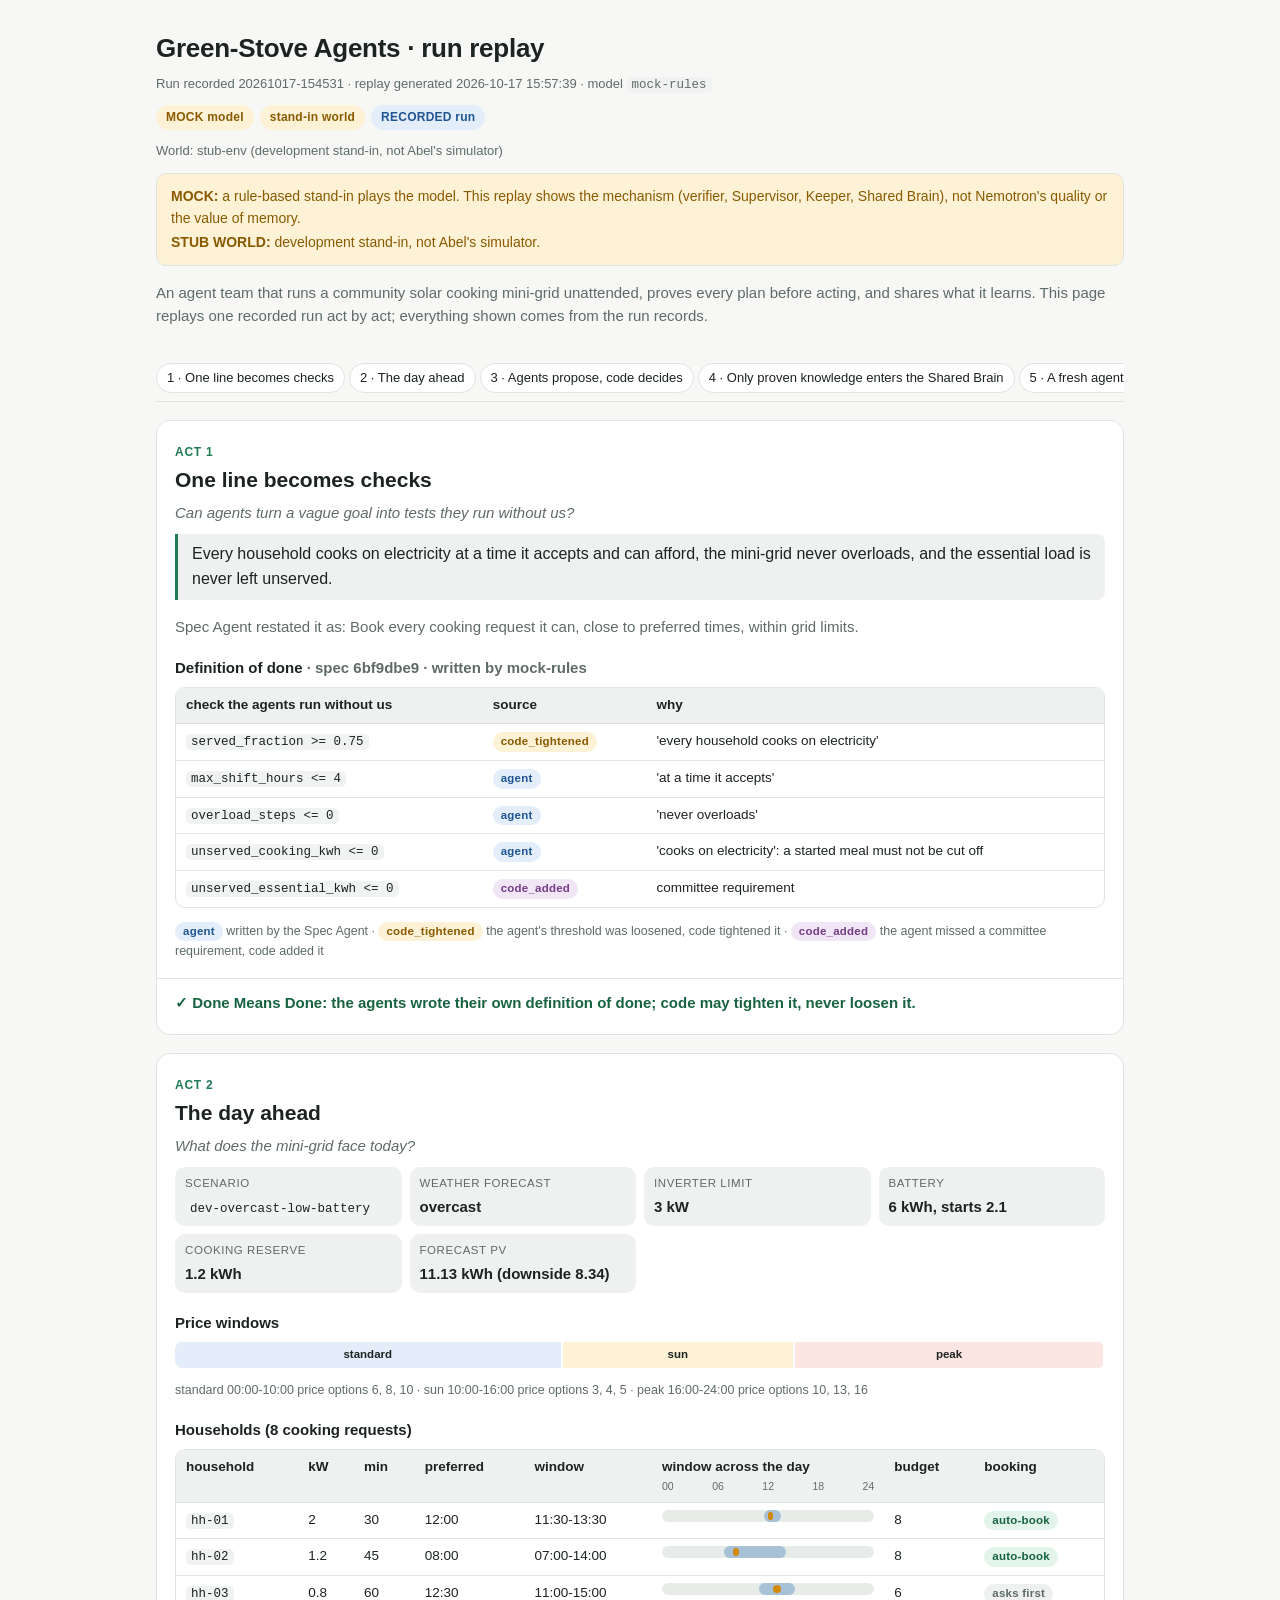
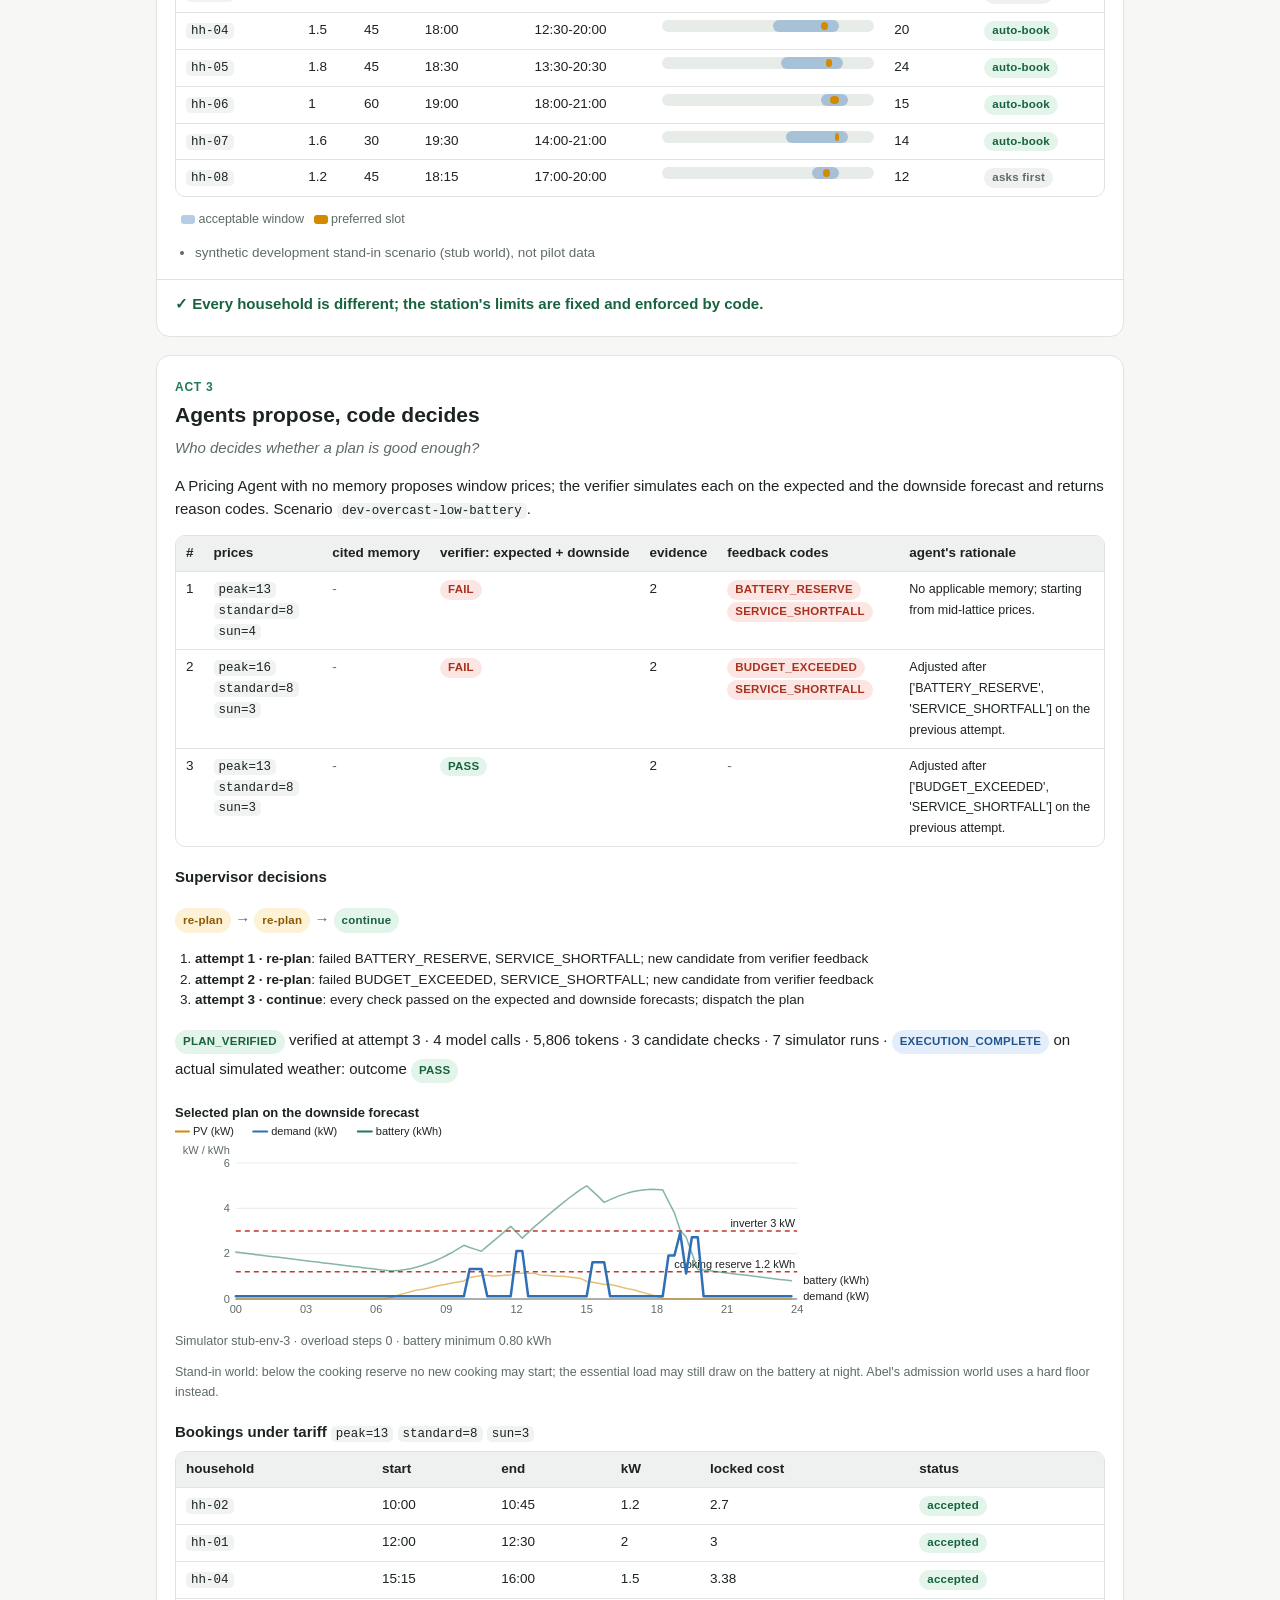
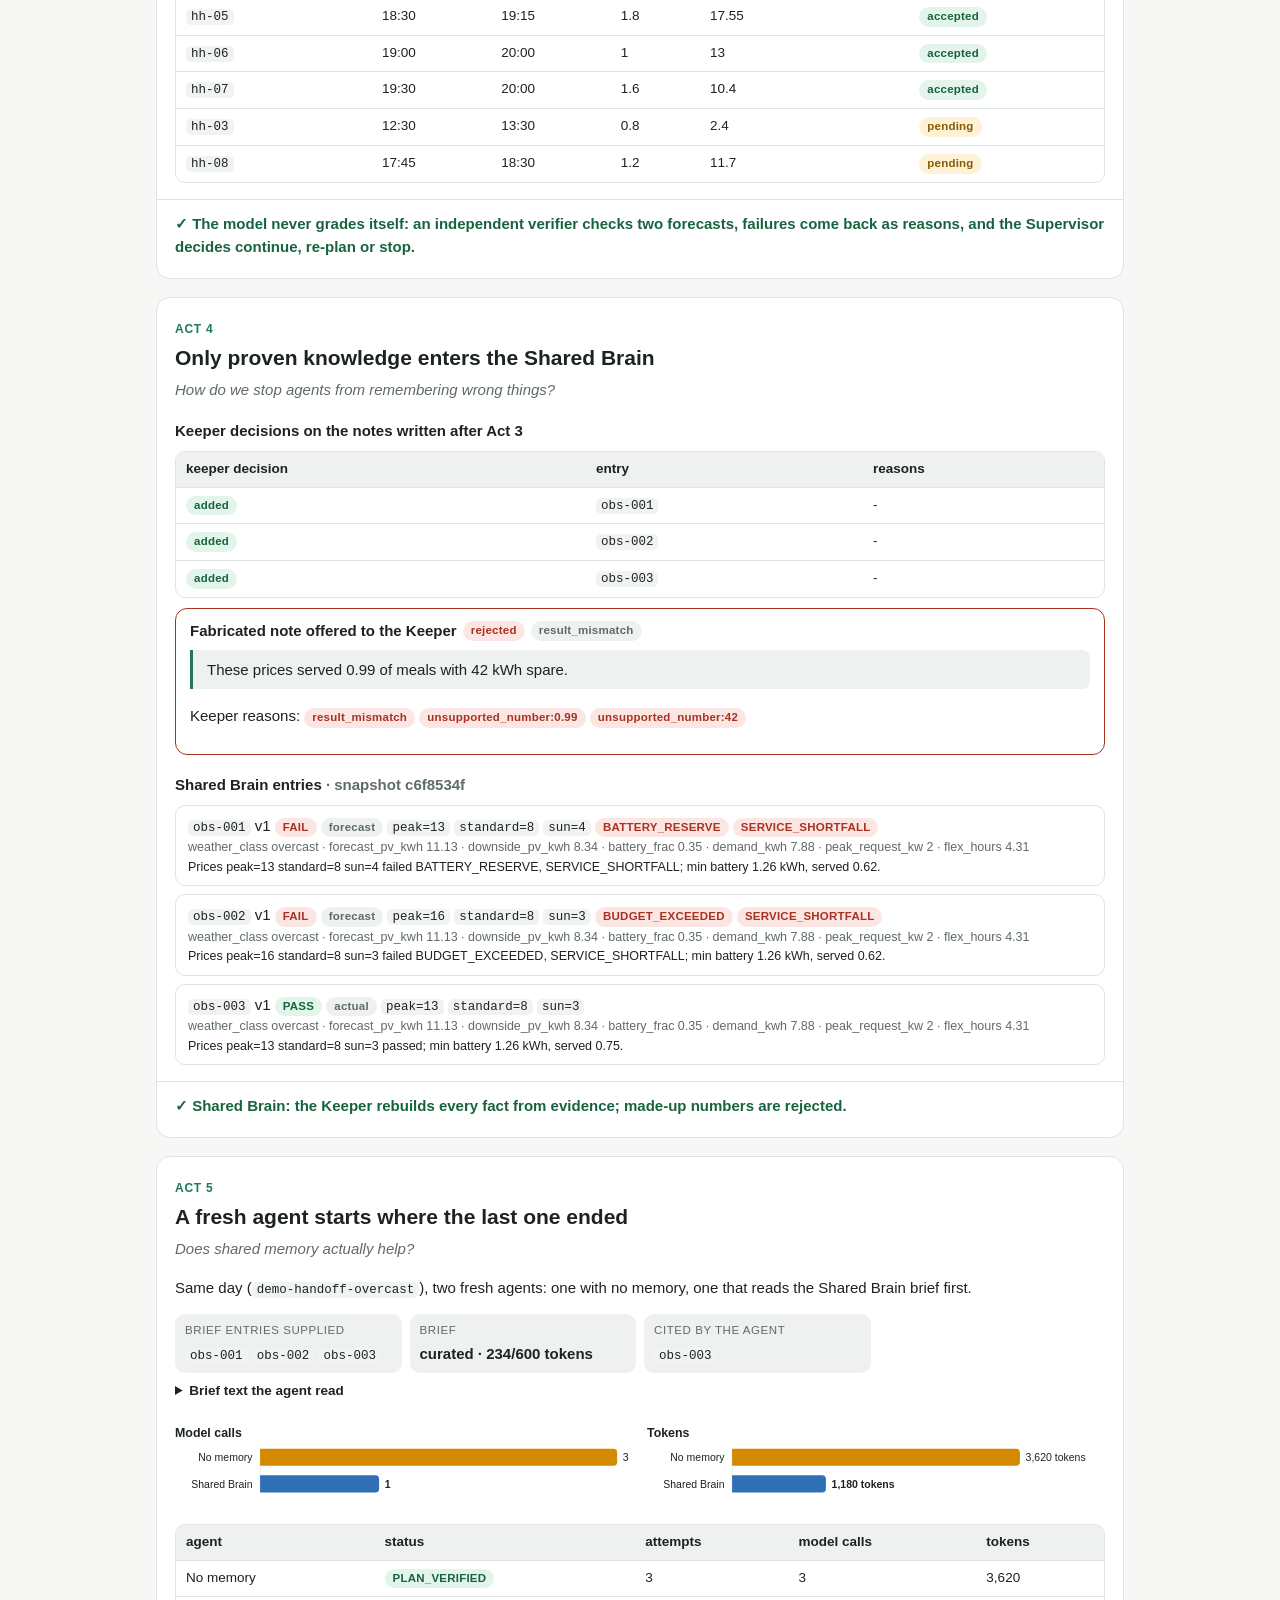
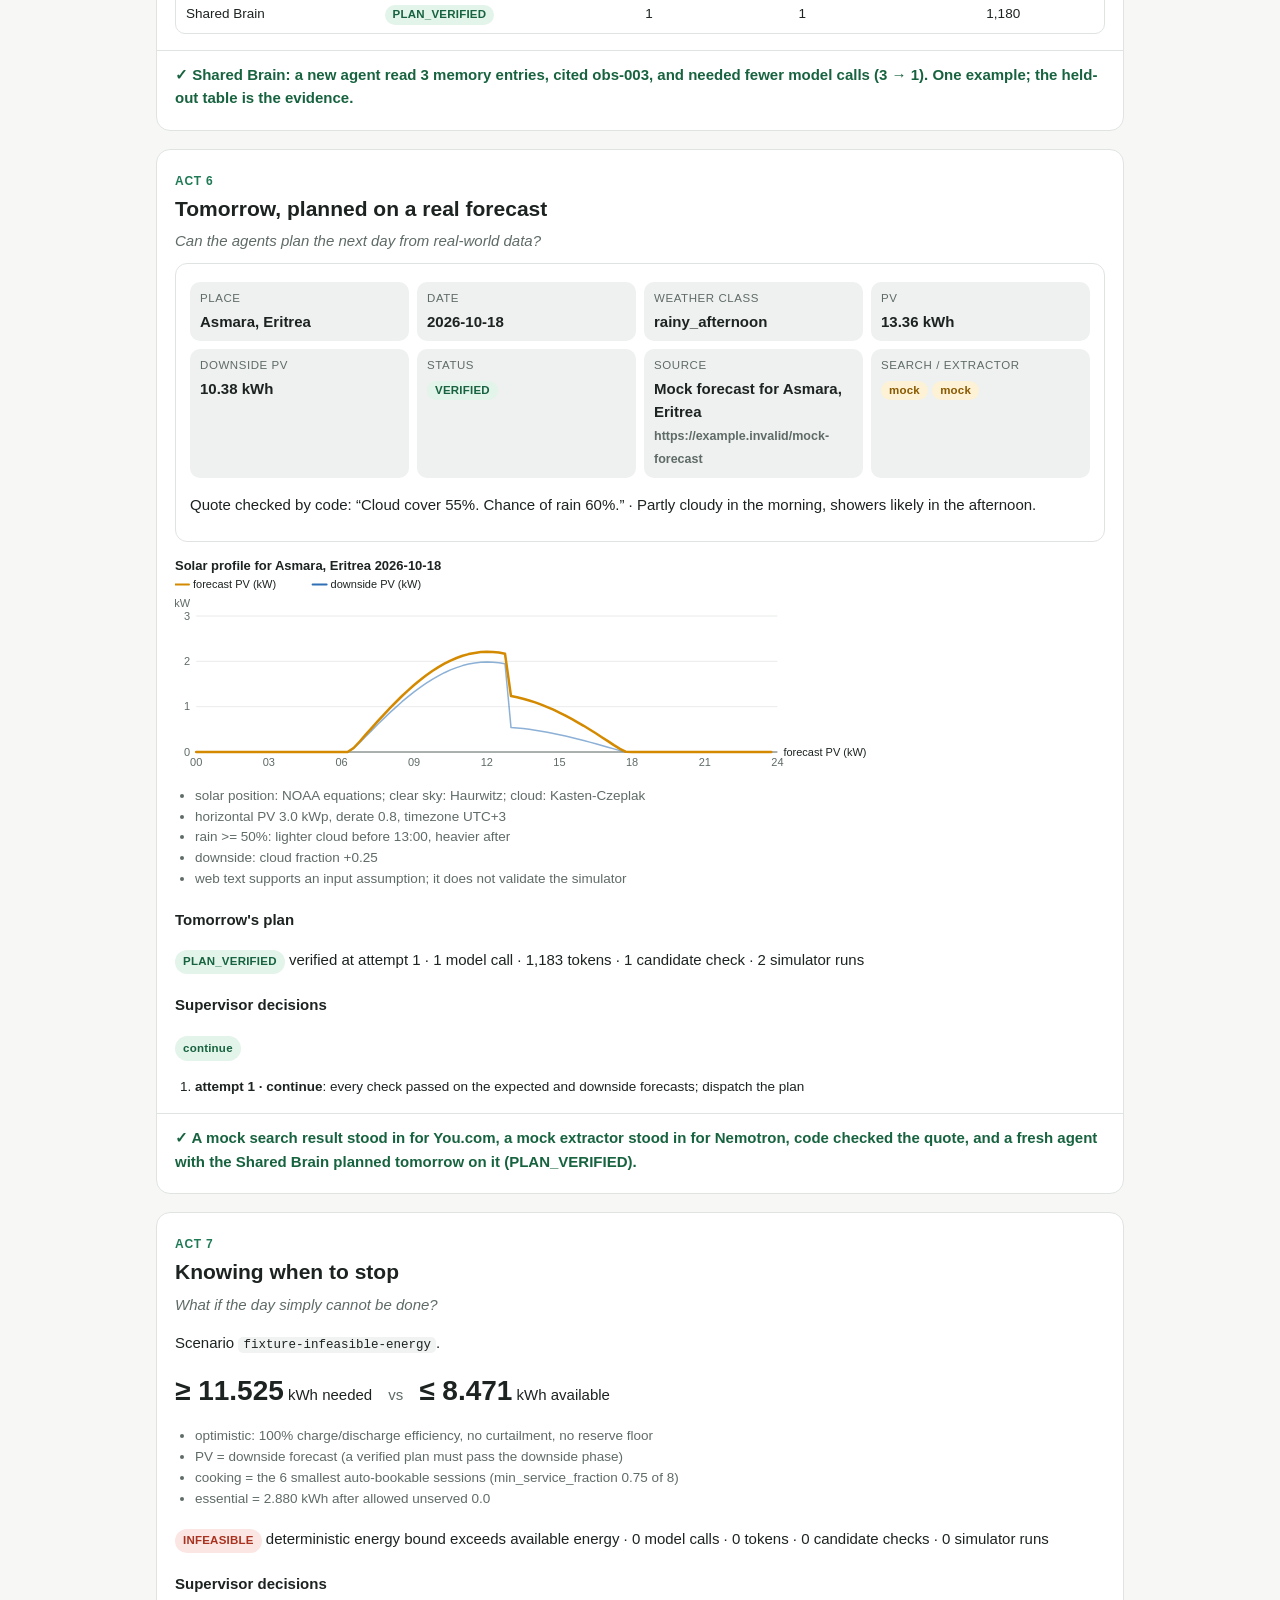
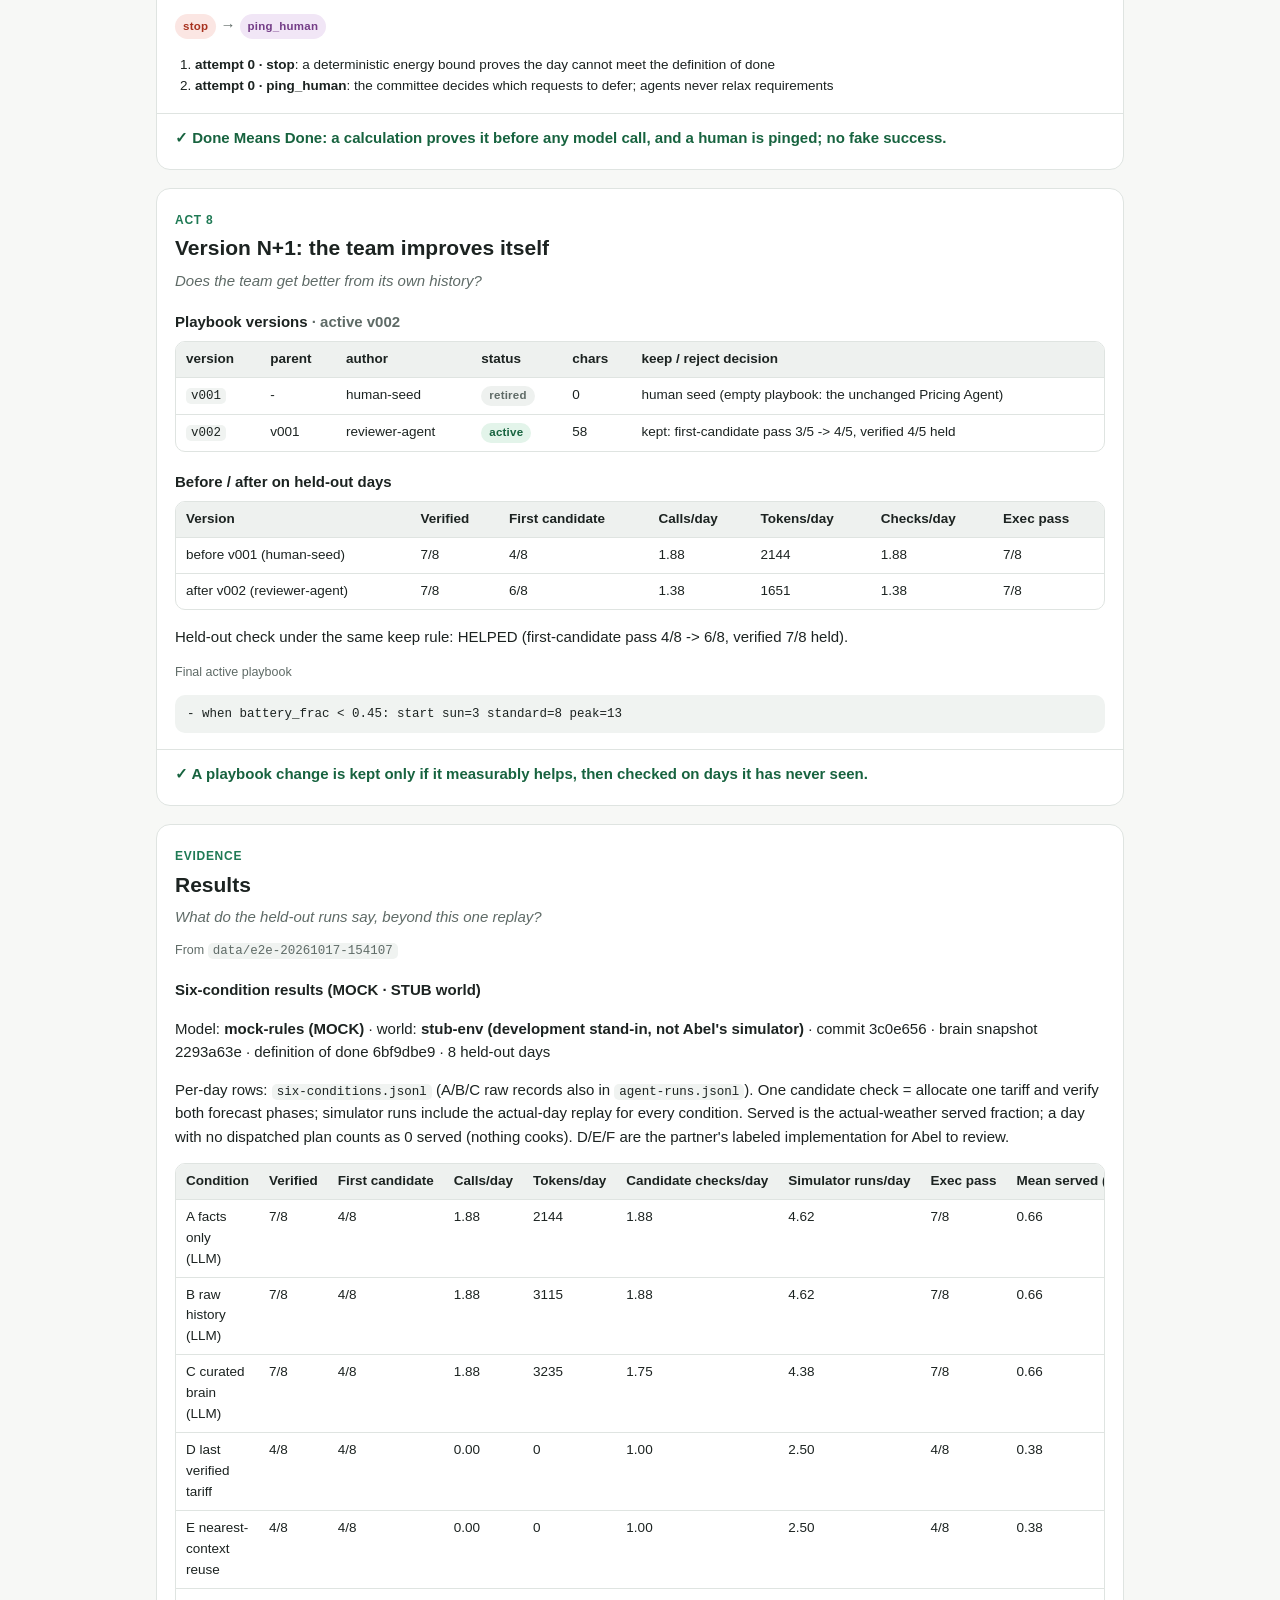
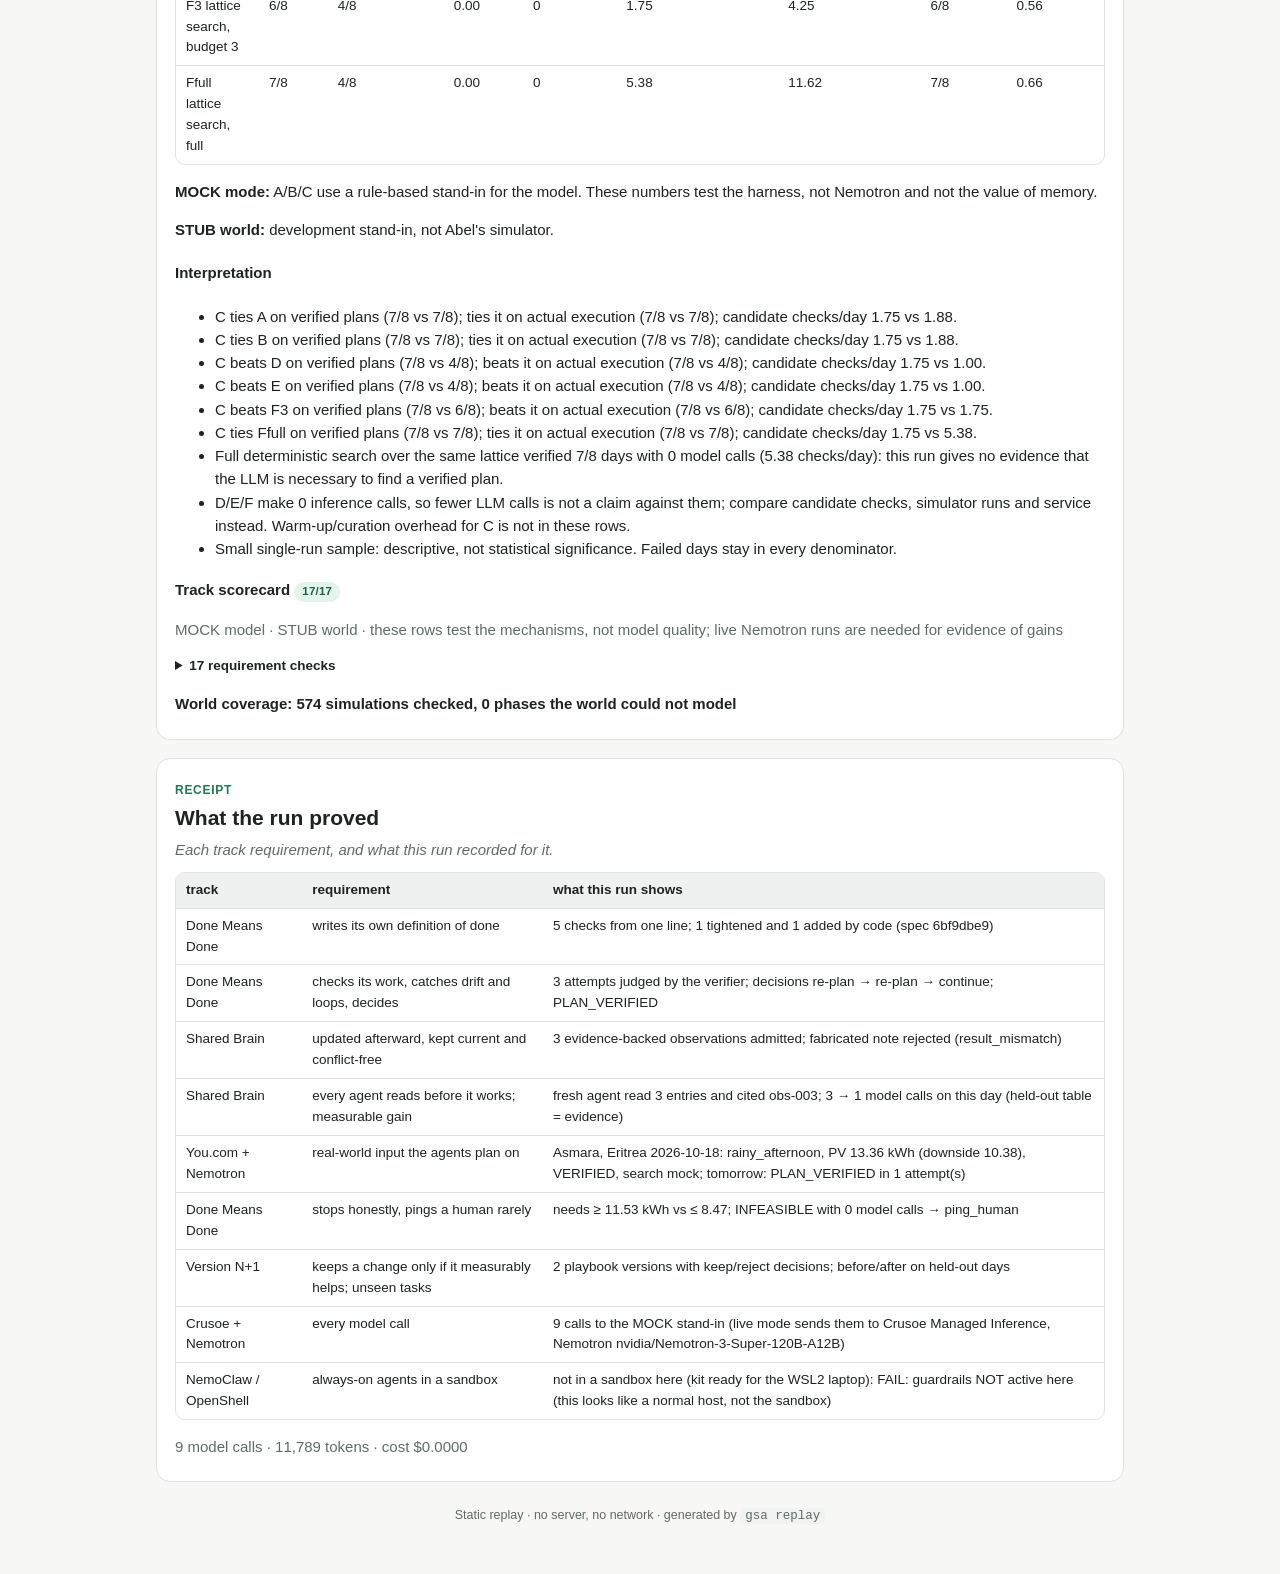
<file: docs/evidence/replay-mock.html>
<!doctype html>
<html lang="en"><head><meta charset="utf-8"><meta name="viewport" content="width=device-width,initial-scale=1">
<title>Green-Stove run replay</title><meta name="description" content="Replay of one recorded Green-Stove Agents demo run">
<style>
:root{--bg:#f7f8f6;--panel:#fff;--ink:#1c2321;--muted:#5f6b67;--line:#dfe4e1;--grid:#e8ece9;
--accent:#1f7a55;--c1:#d48a00;--c2:#2f6fb5;--c3:#1f7a55;--c4:#9a4fb0;--limit:#c0392b;
--ok-bg:#e3f4ea;--ok:#17633f;--bad-bg:#fbe6e3;--bad:#a8321f;--warn-bg:#fdf1d6;--warn:#8a5a00;
--info-bg:#e4eefa;--info:#1f5592;--acc-bg:#f1e6f6;--acc:#743d87;--mut-bg:#eef1ef;--code:#f0f3f1}
@media (prefers-color-scheme:dark){:root{--bg:#121614;--panel:#1a201d;--ink:#e6ebe8;--muted:#9aa7a2;--line:#2c3531;
--grid:#26302b;--accent:#5cc394;--c1:#f0ad3a;--c2:#6fa8e8;--c3:#5cc394;--c4:#c48ad6;--limit:#ff7a66;
--ok-bg:#163a28;--ok:#8fe0b5;--bad-bg:#3d1d18;--bad:#ffab9c;--warn-bg:#3a2e12;--warn:#f4cf7d;--info-bg:#172c45;
--info:#a9cdf6;--acc-bg:#33203b;--acc:#ddb2ec;--mut-bg:#232a27;--code:#222a26}}
*{box-sizing:border-box}
html{scroll-behavior:smooth;scroll-padding-top:56px}
body{margin:0;background:var(--bg);color:var(--ink);font:15px/1.55 -apple-system,BlinkMacSystemFont,"Segoe UI",Roboto,
"Helvetica Neue",Arial,sans-serif;-webkit-text-size-adjust:100%}
.wrap{max-width:1000px;margin:0 auto;padding:0 16px 48px}
header.top{padding:28px 0 12px}
header.top h1{margin:0 0 6px;font-size:26px;letter-spacing:-.01em}
.meta{color:var(--muted);font-size:13px}
.badges{display:flex;flex-wrap:wrap;gap:6px;margin:10px 0}
.banner{background:var(--warn-bg);color:var(--warn);border:1px solid var(--line);border-radius:10px;padding:10px 14px;
margin:12px 0;font-size:14px}
.banner p{margin:2px 0}
nav.acts{position:sticky;top:0;z-index:5;background:var(--bg);border-bottom:1px solid var(--line);
display:flex;gap:4px;overflow-x:auto;padding:8px 0;scrollbar-width:thin}
nav.acts a{flex:0 0 auto;text-decoration:none;color:var(--ink);font-size:13px;padding:4px 10px;border-radius:999px;
border:1px solid var(--line);background:var(--panel);white-space:nowrap}
nav.acts a:hover,nav.acts a:focus{border-color:var(--accent);color:var(--accent)}
section.act{background:var(--panel);border:1px solid var(--line);border-radius:14px;padding:18px 18px 8px;margin:18px 0}
section.act>header{margin-bottom:10px}
.actno{font-size:12px;font-weight:600;text-transform:uppercase;letter-spacing:.06em;color:var(--accent)}
section.act h2{margin:2px 0 4px;font-size:21px}
.question{margin:0;color:var(--muted);font-style:italic}
h3{font-size:15px;margin:18px 0 8px}
.takeaway{border-top:1px solid var(--line);margin:16px -18px 0;padding:12px 18px;color:var(--ok);font-weight:600}
.tw{overflow-x:auto;margin:8px 0;border:1px solid var(--line);border-radius:10px;-webkit-overflow-scrolling:touch}
table{border-collapse:collapse;width:100%;font-size:13.5px}
th,td{text-align:left;padding:7px 10px;border-bottom:1px solid var(--line);vertical-align:top}
th{background:var(--mut-bg);font-weight:600;white-space:nowrap}
tr:last-child td{border-bottom:0}
code{font:12.5px ui-monospace,SFMono-Regular,Menlo,Consolas,monospace;background:var(--code);padding:1px 5px;border-radius:5px;
white-space:nowrap}
pre{font:12.5px/1.45 ui-monospace,SFMono-Regular,Menlo,Consolas,monospace;background:var(--code);border-radius:10px;
padding:10px 12px;overflow-x:auto;margin:8px 0}
pre.code{white-space:pre-wrap;word-break:break-word}
.chip{display:inline-block;font-size:11.5px;font-weight:600;padding:1px 8px;border-radius:999px;background:var(--mut-bg);
color:var(--muted);white-space:nowrap;margin:1px 0;letter-spacing:.02em}
.chip.ok{background:var(--ok-bg);color:var(--ok)}.chip.bad{background:var(--bad-bg);color:var(--bad)}
.chip.warn{background:var(--warn-bg);color:var(--warn)}.chip.info{background:var(--info-bg);color:var(--info)}
.chip.accent{background:var(--acc-bg);color:var(--acc)}
.badge{font-size:12px;padding:3px 10px}
.muted{color:var(--muted)}.small{font-size:12.5px}
.legend{font-size:12.5px;color:var(--muted)}
blockquote{margin:8px 0;padding:8px 14px;border-left:3px solid var(--accent);background:var(--mut-bg);border-radius:0 8px 8px 0}
blockquote.goal{font-size:16px}
dl.facts{display:grid;grid-template-columns:repeat(auto-fill,minmax(180px,1fr));gap:8px;margin:8px 0}
dl.facts div{background:var(--mut-bg);border-radius:10px;padding:8px 10px;min-width:0;overflow-wrap:anywhere}
dt{font-size:11.5px;color:var(--muted);text-transform:uppercase;letter-spacing:.05em}
dd{margin:2px 0 0;font-weight:600}
.day{position:relative;display:block;min-width:140px;height:12px;background:var(--grid);border-radius:6px}
.day .win{position:absolute;top:0;bottom:0;background:var(--c2);opacity:.35;border-radius:6px}
.day .pref{position:absolute;top:2px;bottom:2px;background:var(--c1);border-radius:4px}
.axis{display:flex;justify-content:space-between;font-weight:400;font-size:10.5px;color:var(--muted);min-width:140px}
.sw{display:inline-block;width:14px;height:9px;border-radius:3px;vertical-align:middle;margin-left:6px}
.sw.win{background:var(--c2);opacity:.35}.sw.pref{background:var(--c1)}
.band{position:relative;height:26px;background:var(--grid);border-radius:8px;overflow:hidden;margin:6px 0}
.tier{position:absolute;top:0;bottom:0;display:flex;align-items:center;justify-content:center;font-size:11.5px;
font-weight:600;color:var(--ink);border-right:2px solid var(--panel)}
.t-sun{background:var(--warn-bg)}.t-peak{background:var(--bad-bg)}.t-standard{background:var(--info-bg)}
.trail{line-height:2}.arrow{color:var(--muted)}
ol.reasons,ul.assume{font-size:13.5px;padding-left:20px}
ul.assume{color:var(--muted)}
.status{line-height:1.9}
figure.chart{margin:10px 0;max-width:100%;overflow-x:auto}
figure.chart svg{max-width:100%;height:auto;display:block}
figcaption{font-size:13px;font-weight:600;margin-bottom:4px}
pre.spark{white-space:pre}
.hbar{display:grid;grid-template-columns:96px 1fr auto;gap:8px;align-items:center;font-size:13px;margin:4px 0}
.hbar .track{background:var(--grid);border-radius:6px;height:14px;overflow:hidden}
.hbar .fill{display:block;height:100%;background:var(--muted)}.hbar .fill.hi{background:var(--accent)}
.two{display:grid;grid-template-columns:repeat(auto-fit,minmax(260px,1fr));gap:14px}
.card{border:1px solid var(--line);border-radius:12px;padding:10px 14px;margin:10px 0}
.bad-card{border-color:var(--bad)}
.card-h{font-weight:600;display:flex;flex-wrap:wrap;gap:6px;align-items:center}
ul.entries{list-style:none;padding:0;margin:0}
li.entry{border:1px solid var(--line);border-radius:10px;padding:8px 12px;margin:8px 0;overflow-wrap:anywhere}
.proof{display:flex;flex-wrap:wrap;gap:16px;align-items:baseline;margin:10px 0}
.proof .big{font-size:28px;font-weight:700}.proof .vs{color:var(--muted)}
details{margin:8px 0}summary{cursor:pointer;font-weight:600;font-size:13.5px}
.coverage{font-weight:600}
footer{color:var(--muted);font-size:12.5px;text-align:center;margin-top:24px}
@media (max-width:600px){section.act{padding:14px 12px 6px}.takeaway{margin:14px -12px 0;padding:10px 12px}
header.top h1{font-size:21px}}
@media print{nav.acts{display:none}body{background:#fff;color:#000}section.act{break-inside:avoid-page;border-color:#bbb}
.tw{overflow:visible}details>*{display:block}a{color:inherit}}
</style></head>
<body><div class="wrap">
<header class="top"><h1>Green-Stove Agents · run replay</h1>
<div class="meta">Run recorded 20261017-154531 · replay generated 2026-10-17 15:57:39 · model <code>mock-rules</code></div>
<div class="badges"><span class="chip warn badge">MOCK model</span><span class="chip warn badge">stand-in world</span><span class="chip info badge">RECORDED run</span></div>
<div class="meta">World: stub-env (development stand-in, not Abel&#x27;s simulator)</div>
<div class="banner"><p><b>MOCK:</b> a rule-based stand-in plays the model. This replay shows the mechanism (verifier, Supervisor, Keeper, Shared Brain), not Nemotron's quality or the value of memory.</p><p><b>STUB WORLD:</b> development stand-in, not Abel's simulator.</p></div>
<p class="muted">An agent team that runs a community solar cooking mini-grid unattended, proves every plan before acting,
and shares what it learns. This page replays one recorded run act by act; everything shown comes from the run records.</p>
</header>
<nav class="acts" aria-label="Acts"><a href="#act-1">1 · One line becomes checks</a><a href="#act-2">2 · The day ahead</a><a href="#act-3">3 · Agents propose, code decides</a><a href="#act-4">4 · Only proven knowledge enters the Shared Brain</a><a href="#act-5">5 · A fresh agent starts where the last one ended</a><a href="#act-6">6 · Tomorrow, planned on a real forecast</a><a href="#act-7">7 · Knowing when to stop</a><a href="#act-8">8 · Version N+1: the team improves itself</a><a href="#results">Results</a><a href="#receipt">Receipt</a></nav>
<section class="act" id="act-1" data-act="goal"><header><span class="actno">Act 1</span><h2>One line becomes checks</h2><p class="question">Can agents turn a vague goal into tests they run without us?</p></header><blockquote class="goal">Every household cooks on electricity at a time it accepts and can afford, the mini-grid never overloads, and the essential load is never left unserved.</blockquote><p class="muted">Spec Agent restated it as: Book every cooking request it can, close to preferred times, within grid limits.</p><h3>Definition of done <span class="muted">· spec 6bf9dbe9 · written by mock-rules</span></h3><div class="tw"><table class=""><thead><tr><th>check the agents run without us</th><th>source</th><th>why</th></tr></thead><tbody><tr><td><code>served_fraction &gt;= 0.75</code></td><td><span class="chip warn">code_tightened</span></td><td>&#x27;every household cooks on electricity&#x27;</td></tr><tr><td><code>max_shift_hours &lt;= 4</code></td><td><span class="chip info">agent</span></td><td>&#x27;at a time it accepts&#x27;</td></tr><tr><td><code>overload_steps &lt;= 0</code></td><td><span class="chip info">agent</span></td><td>&#x27;never overloads&#x27;</td></tr><tr><td><code>unserved_cooking_kwh &lt;= 0</code></td><td><span class="chip info">agent</span></td><td>&#x27;cooks on electricity&#x27;: a started meal must not be cut off</td></tr><tr><td><code>unserved_essential_kwh &lt;= 0</code></td><td><span class="chip accent">code_added</span></td><td>committee requirement</td></tr></tbody></table></div><p class="legend"><span class="chip info">agent</span> written by the Spec Agent · <span class="chip warn">code_tightened</span> the agent's threshold was loosened, code tightened it · <span class="chip accent">code_added</span> the agent missed a committee requirement, code added it</p><p class="takeaway"><span aria-hidden="true">&#10003;</span> Done Means Done: the agents wrote their own definition of done; code may tighten it, never loosen it.</p></section><section class="act" id="act-2" data-act="world"><header><span class="actno">Act 2</span><h2>The day ahead</h2><p class="question">What does the mini-grid face today?</p></header><dl class="facts"><div><dt>scenario</dt><dd><code>dev-overcast-low-battery</code></dd></div><div><dt>weather forecast</dt><dd>overcast</dd></div><div><dt>inverter limit</dt><dd>3 kW</dd></div><div><dt>battery</dt><dd>6 kWh, starts 2.1</dd></div><div><dt>cooking reserve</dt><dd>1.2 kWh</dd></div><div><dt>forecast PV</dt><dd>11.13 kWh (downside 8.34)</dd></div></dl><h3>Price windows</h3><div class="band"><span class="tier t-standard" style="left:0.00%;width:41.67%">standard</span><span class="tier t-sun" style="left:41.67%;width:25.00%">sun</span><span class="tier t-peak" style="left:66.67%;width:33.33%">peak</span></div><p class="muted small">standard 00:00-10:00 price options 6, 8, 10 · sun 10:00-16:00 price options 3, 4, 5 · peak 16:00-24:00 price options 10, 13, 16</p><h3>Households (8 cooking requests)</h3><div class="tw"><table class="hh"><thead><tr><th>household</th><th>kW</th><th>min</th><th>preferred</th><th>window</th><th>window across the day <span class="axis"><span>00</span><span>06</span><span>12</span><span>18</span><span>24</span></span></th><th>budget</th><th>booking</th></tr></thead><tbody><tr><td><code>hh-01</code></td><td>2</td><td>30</td><td>12:00</td><td>11:30-13:30</td><td><span class="day" title="window 11:30-13:30, preferred 12:00"><span class="win" style="left:47.92%;width:8.33%"></span><span class="pref" style="left:50.00%;width:2.08%"></span></span></td><td>8</td><td><span class="chip ok">auto-book</span></td></tr><tr><td><code>hh-02</code></td><td>1.2</td><td>45</td><td>08:00</td><td>07:00-14:00</td><td><span class="day" title="window 07:00-14:00, preferred 08:00"><span class="win" style="left:29.17%;width:29.17%"></span><span class="pref" style="left:33.33%;width:3.12%"></span></span></td><td>8</td><td><span class="chip ok">auto-book</span></td></tr><tr><td><code>hh-03</code></td><td>0.8</td><td>60</td><td>12:30</td><td>11:00-15:00</td><td><span class="day" title="window 11:00-15:00, preferred 12:30"><span class="win" style="left:45.83%;width:16.67%"></span><span class="pref" style="left:52.08%;width:4.17%"></span></span></td><td>6</td><td><span class="chip muted">asks first</span></td></tr><tr><td><code>hh-04</code></td><td>1.5</td><td>45</td><td>18:00</td><td>12:30-20:00</td><td><span class="day" title="window 12:30-20:00, preferred 18:00"><span class="win" style="left:52.08%;width:31.25%"></span><span class="pref" style="left:75.00%;width:3.12%"></span></span></td><td>20</td><td><span class="chip ok">auto-book</span></td></tr><tr><td><code>hh-05</code></td><td>1.8</td><td>45</td><td>18:30</td><td>13:30-20:30</td><td><span class="day" title="window 13:30-20:30, preferred 18:30"><span class="win" style="left:56.25%;width:29.17%"></span><span class="pref" style="left:77.08%;width:3.12%"></span></span></td><td>24</td><td><span class="chip ok">auto-book</span></td></tr><tr><td><code>hh-06</code></td><td>1</td><td>60</td><td>19:00</td><td>18:00-21:00</td><td><span class="day" title="window 18:00-21:00, preferred 19:00"><span class="win" style="left:75.00%;width:12.50%"></span><span class="pref" style="left:79.17%;width:4.17%"></span></span></td><td>15</td><td><span class="chip ok">auto-book</span></td></tr><tr><td><code>hh-07</code></td><td>1.6</td><td>30</td><td>19:30</td><td>14:00-21:00</td><td><span class="day" title="window 14:00-21:00, preferred 19:30"><span class="win" style="left:58.33%;width:29.17%"></span><span class="pref" style="left:81.25%;width:2.08%"></span></span></td><td>14</td><td><span class="chip ok">auto-book</span></td></tr><tr><td><code>hh-08</code></td><td>1.2</td><td>45</td><td>18:15</td><td>17:00-20:00</td><td><span class="day" title="window 17:00-20:00, preferred 18:15"><span class="win" style="left:70.83%;width:12.50%"></span><span class="pref" style="left:76.04%;width:3.12%"></span></span></td><td>12</td><td><span class="chip muted">asks first</span></td></tr></tbody></table></div><p class="legend"><span class="sw win"></span> acceptable window <span class="sw pref"></span> preferred slot</p><ul class="assume"><li>synthetic development stand-in scenario (stub world), not pilot data</li></ul><p class="takeaway"><span aria-hidden="true">&#10003;</span> Every household is different; the station&#x27;s limits are fixed and enforced by code.</p></section><section class="act" id="act-3" data-act="proposal"><header><span class="actno">Act 3</span><h2>Agents propose, code decides</h2><p class="question">Who decides whether a plan is good enough?</p></header><p>A Pricing Agent with no memory proposes window prices; the verifier simulates each on the expected and the downside forecast and returns reason codes. Scenario <code>dev-overcast-low-battery</code>.</p><div class="tw"><table class=""><thead><tr><th>#</th><th>prices</th><th>cited memory</th><th>verifier: expected + downside</th><th>evidence</th><th>feedback codes</th><th>agent&#x27;s rationale</th></tr></thead><tbody><tr><td>1</td><td><code>peak=13</code> <code>standard=8</code> <code>sun=4</code></td><td><span class="muted">-</span></td><td><span class="chip bad">FAIL</span></td><td>2</td><td><span class="chip bad">BATTERY_RESERVE</span> <span class="chip bad">SERVICE_SHORTFALL</span></td><td><span class="small">No applicable memory; starting from mid-lattice prices.</span></td></tr><tr><td>2</td><td><code>peak=16</code> <code>standard=8</code> <code>sun=3</code></td><td><span class="muted">-</span></td><td><span class="chip bad">FAIL</span></td><td>2</td><td><span class="chip bad">BUDGET_EXCEEDED</span> <span class="chip bad">SERVICE_SHORTFALL</span></td><td><span class="small">Adjusted after [&#x27;BATTERY_RESERVE&#x27;, &#x27;SERVICE_SHORTFALL&#x27;] on the previous attempt.</span></td></tr><tr><td>3</td><td><code>peak=13</code> <code>standard=8</code> <code>sun=3</code></td><td><span class="muted">-</span></td><td><span class="chip ok">PASS</span></td><td>2</td><td><span class="muted">-</span></td><td><span class="small">Adjusted after [&#x27;BUDGET_EXCEEDED&#x27;, &#x27;SERVICE_SHORTFALL&#x27;] on the previous attempt.</span></td></tr></tbody></table></div><h3>Supervisor decisions</h3><p class="trail"><span class="chip warn">re-plan</span> <span class="arrow">&rarr;</span> <span class="chip warn">re-plan</span> <span class="arrow">&rarr;</span> <span class="chip ok">continue</span></p><ol class="reasons"><li><b>attempt 1 · re-plan</b>: failed BATTERY_RESERVE, SERVICE_SHORTFALL; new candidate from verifier feedback</li><li><b>attempt 2 · re-plan</b>: failed BUDGET_EXCEEDED, SERVICE_SHORTFALL; new candidate from verifier feedback</li><li><b>attempt 3 · continue</b>: every check passed on the expected and downside forecasts; dispatch the plan</li></ol><p class="status"><span class="chip ok">PLAN_VERIFIED</span> verified at attempt 3 · 4 model calls · 5,806 tokens · 3 candidate checks · 7 simulator runs · <span class="chip info">EXECUTION_COMPLETE</span> on actual simulated weather: outcome <span class="chip ok">PASS</span></p><figure class="chart"><svg xmlns="http://www.w3.org/2000/svg" viewBox="0 0 720 220" width="720" height="220" role="img" aria-label="Selected plan on the downside forecast. PV (kW) peak 1.14 kW / kWh at 12:15. demand (kW) peak 2.92 kW / kWh at 19:00. battery (kWh) peak 4.99 kW / kWh at 15:00. inverter 3 kW 3 kW / kWh. cooking reserve 1.2 kWh 1.2 kW / kWh" style="max-width:100%;height:auto;font-family:inherit"><title>Selected plan on the downside forecast. PV (kW) peak 1.14 kW / kWh at 12:15. demand (kW) peak 2.92 kW / kWh at 19:00. battery (kWh) peak 4.99 kW / kWh at 15:00. inverter 3 kW 3 kW / kWh. cooking reserve 1.2 kWh 1.2 kW / kWh</title><text x="0" y="18" font-size="13" fill="var(--ink,currentColor)" font-weight="600">Selected plan on the downside forecast</text><path d="M0 32.5h14" stroke="var(--c1,currentColor)" stroke-width="2" stroke-linecap="round"/><text x="18" y="36" font-size="11" fill="var(--ink,currentColor)">PV (kW)</text><path d="M78.2 32.5h14" stroke="var(--c2,currentColor)" stroke-width="2" stroke-linecap="round"/><text x="96.2" y="36" font-size="11" fill="var(--ink,currentColor)">demand (kW)</text><path d="M182.8 32.5h14" stroke="var(--c3,currentColor)" stroke-width="2" stroke-linecap="round"/><text x="200.8" y="36" font-size="11" fill="var(--ink,currentColor)">battery (kWh)</text><text x="54.8" y="55" font-size="11" fill="var(--muted,currentColor)" text-anchor="end">kW / kWh</text><path d="M60.8 200H622.2" stroke="var(--grid,currentColor)" stroke-width="1"/><text x="54.8" y="203.5" font-size="11" fill="var(--muted,currentColor)" text-anchor="end">0</text><path d="M60.8 154.7H622.2" stroke="var(--grid,currentColor)" stroke-width="1"/><text x="54.8" y="158.2" font-size="11" fill="var(--muted,currentColor)" text-anchor="end">2</text><path d="M60.8 109.3H622.2" stroke="var(--grid,currentColor)" stroke-width="1"/><text x="54.8" y="112.8" font-size="11" fill="var(--muted,currentColor)" text-anchor="end">4</text><path d="M60.8 64H622.2" stroke="var(--grid,currentColor)" stroke-width="1"/><text x="54.8" y="67.5" font-size="11" fill="var(--muted,currentColor)" text-anchor="end">6</text><path d="M60.8 200H622.2" stroke="var(--muted,currentColor)" stroke-width="1"/><text x="60.8" y="214" font-size="11" fill="var(--muted,currentColor)" text-anchor="middle">00</text><text x="131" y="214" font-size="11" fill="var(--muted,currentColor)" text-anchor="middle">03</text><text x="201.2" y="214" font-size="11" fill="var(--muted,currentColor)" text-anchor="middle">06</text><text x="271.3" y="214" font-size="11" fill="var(--muted,currentColor)" text-anchor="middle">09</text><text x="341.5" y="214" font-size="11" fill="var(--muted,currentColor)" text-anchor="middle">12</text><text x="411.7" y="214" font-size="11" fill="var(--muted,currentColor)" text-anchor="middle">15</text><text x="481.9" y="214" font-size="11" fill="var(--muted,currentColor)" text-anchor="middle">18</text><text x="552" y="214" font-size="11" fill="var(--muted,currentColor)" text-anchor="middle">21</text><text x="622.2" y="214" font-size="11" fill="var(--muted,currentColor)" text-anchor="middle">24</text><path d="M60.8 132H622.2" stroke="var(--limit,currentColor)" stroke-width="1.5" stroke-dasharray="5 4" data-limit="inverter 3 kW"/><text x="620.2" y="128" font-size="11" fill="var(--ink,currentColor)" text-anchor="end">inverter 3 kW</text><path d="M60.8 172.8H622.2" stroke="var(--limit,currentColor)" stroke-width="1.5" stroke-dasharray="5 4" data-limit="cooking reserve 1.2 kWh"/><text x="620.2" y="168.8" font-size="11" fill="var(--ink,currentColor)" text-anchor="end">cooking reserve 1.2 kWh</text><path d="M60.8 200L66.6 200L72.5 200L78.3 200L84.2 200L90 200L95.9 200L101.7 200L107.6 200L113.4 200L119.3 200L125.1 200L131 200L136.8 200L142.7 200L148.5 200L154.4 200L160.2 200L166.1 200L171.9 200L177.8 200L183.6 200L189.5 200L195.3 200L201.2 200L207 200L212.8 199.3L218.7 197.8L224.5 195.8L230.4 194.1L236.2 192.5L242.1 190.9L247.9 190.3L253.8 188.9L259.6 187.6L265.5 186.3L271.3 185.2L277.2 184L283 182.9L288.9 181.9L294.7 178.5L300.6 177.5L306.4 176.6L312.3 175.9L318.1 177.2L324 176.7L329.8 176.3L335.7 176L341.5 174.3L347.3 174.2L353.2 174.2L359 174.3L364.9 175.9L370.7 176.3L376.6 176.7L382.4 177.2L388.3 177.2L394.1 177.9L400 178.7L405.8 179.6L411.7 182.2L417.5 183.2L423.4 184.2L429.2 185.4L435.1 185.4L440.9 186.8L446.8 188.2L452.6 189.7L458.5 190.8L464.3 192.5L470.2 194.1L476 195.8L481.9 197.6L487.7 199.2L493.5 200L499.4 200L505.2 200L511.1 200L516.9 200L522.8 200L528.6 200L534.5 200L540.3 200L546.2 200L552 200L557.9 200L563.7 200L569.6 200L575.4 200L581.3 200L587.1 200L593 200L598.8 200L604.7 200L610.5 200L616.4 200" fill="none" stroke="var(--c1,currentColor)" stroke-width="1.5" stroke-opacity="0.55" stroke-linejoin="round" stroke-linecap="round" data-series="PV (kW)"/><path d="M60.8 153.1L66.6 153.8L72.5 154.5L78.3 155.3L84.2 156L90 156.7L95.9 157.4L101.7 158.1L107.6 158.8L113.4 159.6L119.3 160.3L125.1 161L131 161.7L136.8 162.4L142.7 163.1L148.5 163.9L154.4 164.6L160.2 165.3L166.1 166L171.9 166.7L177.8 167.4L183.6 168.1L189.5 168.9L195.3 169.6L201.2 170.3L207 171L212.8 171.5L218.7 171.7L224.5 171.3L230.4 170.6L236.2 169.4L242.1 167.9L247.9 166.3L253.8 164.3L259.6 162L265.5 159.4L271.3 156.5L277.2 153.3L283 149.9L288.9 146.3L294.7 148.5L300.6 150.4L306.4 152.2L312.3 147.1L318.1 142.3L324 137.4L329.8 132.4L335.7 127.4L341.5 133.2L347.3 139.1L353.2 133.6L359 128.1L364.9 123.1L370.7 118.1L376.6 113.2L382.4 108.4L388.3 103.6L394.1 99L400 94.6L405.8 90.4L411.7 86.8L417.5 92.1L423.4 97.6L429.2 103.4L435.1 100.6L440.9 98.1L446.8 95.9L452.6 94.1L458.5 92.6L464.3 91.5L470.2 90.7L476 90.3L481.9 90.4L487.7 90.9L493.5 102.4L499.4 113.8L505.2 131.2L511.1 137.9L516.9 154.2L522.8 170.4L528.6 171.1L534.5 171.8L540.3 172.5L546.2 173.2L552 174L557.9 174.7L563.7 175.4L569.6 176.1L575.4 176.8L581.3 177.5L587.1 178.3L593 179L598.8 179.7L604.7 180.4L610.5 181.1L616.4 181.8" fill="none" stroke="var(--c3,currentColor)" stroke-width="1.5" stroke-opacity="0.55" stroke-linejoin="round" stroke-linecap="round" data-series="battery (kWh)"/><path d="M60.8 197.3L66.6 197.3L72.5 197.3L78.3 197.3L84.2 197.3L90 197.3L95.9 197.3L101.7 197.3L107.6 197.3L113.4 197.3L119.3 197.3L125.1 197.3L131 197.3L136.8 197.3L142.7 197.3L148.5 197.3L154.4 197.3L160.2 197.3L166.1 197.3L171.9 197.3L177.8 197.3L183.6 197.3L189.5 197.3L195.3 197.3L201.2 197.3L207 197.3L212.8 197.3L218.7 197.3L224.5 197.3L230.4 197.3L236.2 197.3L242.1 197.3L247.9 197.3L253.8 197.3L259.6 197.3L265.5 197.3L271.3 197.3L277.2 197.3L283 197.3L288.9 197.3L294.7 170.1L300.6 170.1L306.4 170.1L312.3 197.3L318.1 197.3L324 197.3L329.8 197.3L335.7 197.3L341.5 151.9L347.3 151.9L353.2 197.3L359 197.3L364.9 197.3L370.7 197.3L376.6 197.3L382.4 197.3L388.3 197.3L394.1 197.3L400 197.3L405.8 197.3L411.7 197.3L417.5 163.3L423.4 163.3L429.2 163.3L435.1 197.3L440.9 197.3L446.8 197.3L452.6 197.3L458.5 197.3L464.3 197.3L470.2 197.3L476 197.3L481.9 197.3L487.7 197.3L493.5 156.5L499.4 156.5L505.2 133.8L511.1 174.6L516.9 138.3L522.8 138.3L528.6 197.3L534.5 197.3L540.3 197.3L546.2 197.3L552 197.3L557.9 197.3L563.7 197.3L569.6 197.3L575.4 197.3L581.3 197.3L587.1 197.3L593 197.3L598.8 197.3L604.7 197.3L610.5 197.3L616.4 197.3" fill="none" stroke="var(--c2,currentColor)" stroke-width="2.5" stroke-linejoin="round" stroke-linecap="round" data-series="demand (kW)"/><text x="628.2" y="200.8" font-size="11" fill="var(--ink,currentColor)">demand (kW)</text><text x="628.2" y="185.3" font-size="11" fill="var(--ink,currentColor)">battery (kWh)</text><rect x="60.8" y="64" width="23.4" height="136" fill="none" pointer-events="all"><title>00:00 · PV (kW) 0 kW / kWh · demand (kW) 0.12 kW / kWh · battery (kWh) 2.07 kW / kWh</title></rect><rect x="84.2" y="64" width="23.4" height="136" fill="none" pointer-events="all"><title>01:00 · PV (kW) 0 kW / kWh · demand (kW) 0.12 kW / kWh · battery (kWh) 1.94 kW / kWh</title></rect><rect x="107.6" y="64" width="23.4" height="136" fill="none" pointer-events="all"><title>02:00 · PV (kW) 0 kW / kWh · demand (kW) 0.12 kW / kWh · battery (kWh) 1.82 kW / kWh</title></rect><rect x="131" y="64" width="23.4" height="136" fill="none" pointer-events="all"><title>03:00 · PV (kW) 0 kW / kWh · demand (kW) 0.12 kW / kWh · battery (kWh) 1.69 kW / kWh</title></rect><rect x="154.4" y="64" width="23.4" height="136" fill="none" pointer-events="all"><title>04:00 · PV (kW) 0 kW / kWh · demand (kW) 0.12 kW / kWh · battery (kWh) 1.56 kW / kWh</title></rect><rect x="177.8" y="64" width="23.4" height="136" fill="none" pointer-events="all"><title>05:00 · PV (kW) 0 kW / kWh · demand (kW) 0.12 kW / kWh · battery (kWh) 1.44 kW / kWh</title></rect><rect x="201.2" y="64" width="23.4" height="136" fill="none" pointer-events="all"><title>06:00 · PV (kW) 0 kW / kWh · demand (kW) 0.12 kW / kWh · battery (kWh) 1.31 kW / kWh</title></rect><rect x="224.5" y="64" width="23.4" height="136" fill="none" pointer-events="all"><title>07:00 · PV (kW) 0.19 kW / kWh · demand (kW) 0.12 kW / kWh · battery (kWh) 1.27 kW / kWh</title></rect><rect x="247.9" y="64" width="23.4" height="136" fill="none" pointer-events="all"><title>08:00 · PV (kW) 0.43 kW / kWh · demand (kW) 0.12 kW / kWh · battery (kWh) 1.49 kW / kWh</title></rect><rect x="271.3" y="64" width="23.4" height="136" fill="none" pointer-events="all"><title>09:00 · PV (kW) 0.65 kW / kWh · demand (kW) 0.12 kW / kWh · battery (kWh) 1.92 kW / kWh</title></rect><rect x="294.7" y="64" width="23.4" height="136" fill="none" pointer-events="all"><title>10:00 · PV (kW) 0.95 kW / kWh · demand (kW) 1.32 kW / kWh · battery (kWh) 2.27 kW / kWh</title></rect><rect x="318.1" y="64" width="23.4" height="136" fill="none" pointer-events="all"><title>11:00 · PV (kW) 1.01 kW / kWh · demand (kW) 0.12 kW / kWh · battery (kWh) 2.55 kW / kWh</title></rect><rect x="341.5" y="64" width="23.4" height="136" fill="none" pointer-events="all"><title>12:00 · PV (kW) 1.14 kW / kWh · demand (kW) 2.12 kW / kWh · battery (kWh) 2.95 kW / kWh</title></rect><rect x="364.9" y="64" width="23.4" height="136" fill="none" pointer-events="all"><title>13:00 · PV (kW) 1.06 kW / kWh · demand (kW) 0.12 kW / kWh · battery (kWh) 3.39 kW / kWh</title></rect><rect x="388.3" y="64" width="23.4" height="136" fill="none" pointer-events="all"><title>14:00 · PV (kW) 1.01 kW / kWh · demand (kW) 0.12 kW / kWh · battery (kWh) 4.25 kW / kWh</title></rect><rect x="411.7" y="64" width="23.4" height="136" fill="none" pointer-events="all"><title>15:00 · PV (kW) 0.79 kW / kWh · demand (kW) 0.12 kW / kWh · battery (kWh) 4.99 kW / kWh</title></rect><rect x="435.1" y="64" width="23.4" height="136" fill="none" pointer-events="all"><title>16:00 · PV (kW) 0.64 kW / kWh · demand (kW) 0.12 kW / kWh · battery (kWh) 4.39 kW / kWh</title></rect><rect x="458.5" y="64" width="23.4" height="136" fill="none" pointer-events="all"><title>17:00 · PV (kW) 0.4 kW / kWh · demand (kW) 0.12 kW / kWh · battery (kWh) 4.74 kW / kWh</title></rect><rect x="481.9" y="64" width="23.4" height="136" fill="none" pointer-events="all"><title>18:00 · PV (kW) 0.11 kW / kWh · demand (kW) 0.12 kW / kWh · battery (kWh) 4.83 kW / kWh</title></rect><rect x="505.2" y="64" width="23.4" height="136" fill="none" pointer-events="all"><title>19:00 · PV (kW) 0 kW / kWh · demand (kW) 2.92 kW / kWh · battery (kWh) 3.03 kW / kWh</title></rect><rect x="528.6" y="64" width="23.4" height="136" fill="none" pointer-events="all"><title>20:00 · PV (kW) 0 kW / kWh · demand (kW) 0.12 kW / kWh · battery (kWh) 1.28 kW / kWh</title></rect><rect x="552" y="64" width="23.4" height="136" fill="none" pointer-events="all"><title>21:00 · PV (kW) 0 kW / kWh · demand (kW) 0.12 kW / kWh · battery (kWh) 1.15 kW / kWh</title></rect><rect x="575.4" y="64" width="23.4" height="136" fill="none" pointer-events="all"><title>22:00 · PV (kW) 0 kW / kWh · demand (kW) 0.12 kW / kWh · battery (kWh) 1.02 kW / kWh</title></rect><rect x="598.8" y="64" width="23.4" height="136" fill="none" pointer-events="all"><title>23:00 · PV (kW) 0 kW / kWh · demand (kW) 0.12 kW / kWh · battery (kWh) 0.9 kW / kWh</title></rect></svg></figure><p class="muted small">Simulator stub-env-3 · overload steps 0 · battery minimum 0.80 kWh</p><p class="muted small">Stand-in world: below the cooking reserve no new cooking may start; the essential load may still draw on the battery at night. Abel's admission world uses a hard floor instead.</p><h3>Bookings under tariff <code>peak=13</code> <code>standard=8</code> <code>sun=3</code></h3><div class="tw"><table class=""><thead><tr><th>household</th><th>start</th><th>end</th><th>kW</th><th>locked cost</th><th>status</th></tr></thead><tbody><tr><td><code>hh-02</code></td><td>10:00</td><td>10:45</td><td>1.2</td><td>2.7</td><td><span class="chip ok">accepted</span></td></tr><tr><td><code>hh-01</code></td><td>12:00</td><td>12:30</td><td>2</td><td>3</td><td><span class="chip ok">accepted</span></td></tr><tr><td><code>hh-04</code></td><td>15:15</td><td>16:00</td><td>1.5</td><td>3.38</td><td><span class="chip ok">accepted</span></td></tr><tr><td><code>hh-05</code></td><td>18:30</td><td>19:15</td><td>1.8</td><td>17.55</td><td><span class="chip ok">accepted</span></td></tr><tr><td><code>hh-06</code></td><td>19:00</td><td>20:00</td><td>1</td><td>13</td><td><span class="chip ok">accepted</span></td></tr><tr><td><code>hh-07</code></td><td>19:30</td><td>20:00</td><td>1.6</td><td>10.4</td><td><span class="chip ok">accepted</span></td></tr><tr><td><code>hh-03</code></td><td>12:30</td><td>13:30</td><td>0.8</td><td>2.4</td><td><span class="chip warn">pending</span></td></tr><tr><td><code>hh-08</code></td><td>17:45</td><td>18:30</td><td>1.2</td><td>11.7</td><td><span class="chip warn">pending</span></td></tr></tbody></table></div><p class="takeaway"><span aria-hidden="true">&#10003;</span> The model never grades itself: an independent verifier checks two forecasts, failures come back as reasons, and the Supervisor decides continue, re-plan or stop.</p></section><section class="act" id="act-4" data-act="memory"><header><span class="actno">Act 4</span><h2>Only proven knowledge enters the Shared Brain</h2><p class="question">How do we stop agents from remembering wrong things?</p></header><h3>Keeper decisions on the notes written after Act 3</h3><div class="tw"><table class=""><thead><tr><th>keeper decision</th><th>entry</th><th>reasons</th></tr></thead><tbody><tr><td><span class="chip ok">added</span></td><td><code>obs-001</code></td><td>-</td></tr><tr><td><span class="chip ok">added</span></td><td><code>obs-002</code></td><td>-</td></tr><tr><td><span class="chip ok">added</span></td><td><code>obs-003</code></td><td>-</td></tr></tbody></table></div><div class="card bad-card"><div class="card-h">Fabricated note offered to the Keeper <span class="chip bad">rejected</span><span class="chip muted">result_mismatch</span></div><blockquote>These prices served 0.99 of meals with 42 kWh spare.</blockquote><p>Keeper reasons: <span class="chip bad">result_mismatch</span> <span class="chip bad">unsupported_number:0.99</span> <span class="chip bad">unsupported_number:42</span></p></div><h3>Shared Brain entries <span class="muted">· snapshot c6f8534f</span></h3><ul class="entries"><li class="entry"><div><code>obs-001</code> v1 <span class="chip bad">FAIL</span> <span class="chip muted">forecast</span> <code>peak=13</code> <code>standard=8</code> <code>sun=4</code> <span class="chip bad">BATTERY_RESERVE</span> <span class="chip bad">SERVICE_SHORTFALL</span></div><div class="small muted">weather_class overcast · forecast_pv_kwh 11.13 · downside_pv_kwh 8.34 · battery_frac 0.35 · demand_kwh 7.88 · peak_request_kw 2 · flex_hours 4.31</div><div class="small">Prices peak=13 standard=8 sun=4 failed BATTERY_RESERVE, SERVICE_SHORTFALL; min battery 1.26 kWh, served 0.62.</div></li><li class="entry"><div><code>obs-002</code> v1 <span class="chip bad">FAIL</span> <span class="chip muted">forecast</span> <code>peak=16</code> <code>standard=8</code> <code>sun=3</code> <span class="chip bad">BUDGET_EXCEEDED</span> <span class="chip bad">SERVICE_SHORTFALL</span></div><div class="small muted">weather_class overcast · forecast_pv_kwh 11.13 · downside_pv_kwh 8.34 · battery_frac 0.35 · demand_kwh 7.88 · peak_request_kw 2 · flex_hours 4.31</div><div class="small">Prices peak=16 standard=8 sun=3 failed BUDGET_EXCEEDED, SERVICE_SHORTFALL; min battery 1.26 kWh, served 0.62.</div></li><li class="entry"><div><code>obs-003</code> v1 <span class="chip ok">PASS</span> <span class="chip muted">actual</span> <code>peak=13</code> <code>standard=8</code> <code>sun=3</code> </div><div class="small muted">weather_class overcast · forecast_pv_kwh 11.13 · downside_pv_kwh 8.34 · battery_frac 0.35 · demand_kwh 7.88 · peak_request_kw 2 · flex_hours 4.31</div><div class="small">Prices peak=13 standard=8 sun=3 passed; min battery 1.26 kWh, served 0.75.</div></li></ul><p class="takeaway"><span aria-hidden="true">&#10003;</span> Shared Brain: the Keeper rebuilds every fact from evidence; made-up numbers are rejected.</p></section><section class="act" id="act-5" data-act="handoff"><header><span class="actno">Act 5</span><h2>A fresh agent starts where the last one ended</h2><p class="question">Does shared memory actually help?</p></header><p>Same day (<code>demo-handoff-overcast</code>), two fresh agents: one with no memory, one that reads the Shared Brain brief first.</p><dl class="facts"><div><dt>brief entries supplied</dt><dd><code>obs-001</code> <code>obs-002</code> <code>obs-003</code></dd></div><div><dt>brief</dt><dd>curated · 234/600 tokens</dd></div><div><dt>cited by the agent</dt><dd><code>obs-003</code></dd></div></dl><details><summary>Brief text the agent read</summary><pre class="code">SHARED BRAIN (curated, snapshot c6f8534f)
(id version | situation | prices | phase result codes | outcome | support; forecast != actual)
Use: entries are closest situation first. Prefer prices that PASSED in a similar situation; avoid or adjust prices that FAILED there, guided by their codes. Cite the ids you rely on.
obs-001 v1 | overcast batt=0.35 demand=7.9kWh pv=11.1kWh flex=4.3h | prices sun=4 standard=8 peak=13 | forecast FAIL BATTERY_RESERVE,SERVICE_SHORTFALL | served 0.62 min battery 1.26kWh max shift 2.8h | evidence 1 run
obs-002 v1 | overcast batt=0.35 demand=7.9kWh pv=11.1kWh flex=4.3h | prices sun=3 standard=8 peak=16 | forecast FAIL BUDGET_EXCEEDED,SERVICE_SHORTFALL | served 0.62 min battery 1.26kWh max shift 4.0h | evidence 1 run
obs-003 v1 | overcast batt=0.35 demand=7.9kWh pv=11.1kWh flex=4.3h | prices sun=3 standard=8 peak=13 | actual PASS - | served 0.75 min battery 1.26kWh max shift 2.8h | evidence 1 run</pre></details><div class="two"><figure class="chart"><svg xmlns="http://www.w3.org/2000/svg" viewBox="0 0 480 90" width="480" height="90" role="img" aria-label="Model calls. No memory 3. Shared Brain 1" style="max-width:100%;height:auto;font-family:inherit"><title>Model calls. No memory 3. Shared Brain 1</title><text x="0" y="18" font-size="13" fill="var(--ink,currentColor)" font-weight="600">Model calls</text><path d="M89.2 30V76" stroke="var(--grid,currentColor)" stroke-width="1"/><g><title>No memory: 3</title><text x="81.2" y="43" font-size="11" fill="var(--ink,currentColor)" text-anchor="end">No memory</text><path d="M89.2 30H459.4Q463.4 30 463.4 34V44Q463.4 48 459.4 48H89.2Z" fill="var(--c1,currentColor)" data-row="No memory"/><rect x="0" y="25" width="480" height="28" fill="none" pointer-events="all"/><text x="469.4" y="43" font-size="11" fill="var(--ink,currentColor)">3</text></g><g><title>Shared Brain: 1</title><text x="81.2" y="71" font-size="11" fill="var(--ink,currentColor)" text-anchor="end">Shared Brain</text><path d="M89.2 58H209.9Q213.9 58 213.9 62V72Q213.9 76 209.9 76H89.2Z" fill="var(--c2,currentColor)" data-row="Shared Brain"/><rect x="0" y="53" width="480" height="28" fill="none" pointer-events="all"/><text x="219.9" y="71" font-size="11" fill="var(--ink,currentColor)" font-weight="600">1</text></g></svg></figure><figure class="chart"><svg xmlns="http://www.w3.org/2000/svg" viewBox="0 0 480 90" width="480" height="90" role="img" aria-label="Tokens. No memory 3,620 tokens. Shared Brain 1,180 tokens" style="max-width:100%;height:auto;font-family:inherit"><title>Tokens. No memory 3,620 tokens. Shared Brain 1,180 tokens</title><text x="0" y="18" font-size="13" fill="var(--ink,currentColor)" font-weight="600">Tokens</text><path d="M89.2 30V76" stroke="var(--grid,currentColor)" stroke-width="1"/><g><title>No memory: 3,620 tokens</title><text x="81.2" y="43" font-size="11" fill="var(--ink,currentColor)" text-anchor="end">No memory</text><path d="M89.2 30H386.8Q390.8 30 390.8 34V44Q390.8 48 386.8 48H89.2Z" fill="var(--c1,currentColor)" data-row="No memory"/><rect x="0" y="25" width="480" height="28" fill="none" pointer-events="all"/><text x="396.8" y="43" font-size="11" fill="var(--ink,currentColor)">3,620 tokens</text></g><g><title>Shared Brain: 1,180 tokens</title><text x="81.2" y="71" font-size="11" fill="var(--ink,currentColor)" text-anchor="end">Shared Brain</text><path d="M89.2 58H183.5Q187.5 58 187.5 62V72Q187.5 76 183.5 76H89.2Z" fill="var(--c2,currentColor)" data-row="Shared Brain"/><rect x="0" y="53" width="480" height="28" fill="none" pointer-events="all"/><text x="193.5" y="71" font-size="11" fill="var(--ink,currentColor)" font-weight="600">1,180 tokens</text></g></svg></figure></div><div class="tw"><table class=""><thead><tr><th>agent</th><th>status</th><th>attempts</th><th>model calls</th><th>tokens</th></tr></thead><tbody><tr><td>No memory</td><td><span class="chip ok">PLAN_VERIFIED</span></td><td>3</td><td>3</td><td>3,620</td></tr><tr><td>Shared Brain</td><td><span class="chip ok">PLAN_VERIFIED</span></td><td>1</td><td>1</td><td>1,180</td></tr></tbody></table></div><p class="takeaway"><span aria-hidden="true">&#10003;</span> Shared Brain: a new agent read 3 memory entries, cited obs-003, and needed fewer model calls (3 → 1). One example; the held-out table is the evidence.</p></section><section class="act" id="act-6" data-act="tomorrow"><header><span class="actno">Act 6</span><h2>Tomorrow, planned on a real forecast</h2><p class="question">Can the agents plan the next day from real-world data?</p></header><div class="card"><dl class="facts"><div><dt>place</dt><dd>Asmara, Eritrea</dd></div><div><dt>date</dt><dd>2026-10-18</dd></div><div><dt>weather class</dt><dd>rainy_afternoon</dd></div><div><dt>PV</dt><dd>13.36 kWh</dd></div><div><dt>downside PV</dt><dd>10.38 kWh</dd></div><div><dt>status</dt><dd><span class="chip ok">VERIFIED</span></dd></div><div><dt>source</dt><dd>Mock forecast for Asmara, Eritrea <span class="muted small">https://example.invalid/mock-forecast</span></dd></div><div><dt>search / extractor</dt><dd><span class="chip warn">mock</span> <span class="chip warn">mock</span></dd></div></dl><p>Quote checked by code: <q>Cloud cover 55%. Chance of rain 60%.</q> · Partly cloudy in the morning, showers likely in the afternoon.</p></div><figure class="chart"><svg xmlns="http://www.w3.org/2000/svg" viewBox="0 0 720 220" width="720" height="220" role="img" aria-label="Solar profile for Asmara, Eritrea 2026-10-18. forecast PV (kW) peak 2.21 kW at 12:00. downside PV (kW) peak 1.98 kW at 12:00" style="max-width:100%;height:auto;font-family:inherit"><title>Solar profile for Asmara, Eritrea 2026-10-18. forecast PV (kW) peak 2.21 kW at 12:00. downside PV (kW) peak 1.98 kW at 12:00</title><text x="0" y="18" font-size="13" fill="var(--ink,currentColor)" font-weight="600">Solar profile for Asmara, Eritrea 2026-10-18</text><path d="M0 32.5h14" stroke="var(--c1,currentColor)" stroke-width="2" stroke-linecap="round"/><text x="18" y="36" font-size="11" fill="var(--ink,currentColor)">forecast PV (kW)</text><path d="M137.6 32.5h14" stroke="var(--c2,currentColor)" stroke-width="2" stroke-linecap="round"/><text x="155.6" y="36" font-size="11" fill="var(--ink,currentColor)">downside PV (kW)</text><text x="15.2" y="55" font-size="11" fill="var(--muted,currentColor)" text-anchor="end">kW</text><path d="M21.2 200H602.4" stroke="var(--grid,currentColor)" stroke-width="1"/><text x="15.2" y="203.5" font-size="11" fill="var(--muted,currentColor)" text-anchor="end">0</text><path d="M21.2 154.7H602.4" stroke="var(--grid,currentColor)" stroke-width="1"/><text x="15.2" y="158.2" font-size="11" fill="var(--muted,currentColor)" text-anchor="end">1</text><path d="M21.2 109.3H602.4" stroke="var(--grid,currentColor)" stroke-width="1"/><text x="15.2" y="112.8" font-size="11" fill="var(--muted,currentColor)" text-anchor="end">2</text><path d="M21.2 64H602.4" stroke="var(--grid,currentColor)" stroke-width="1"/><text x="15.2" y="67.5" font-size="11" fill="var(--muted,currentColor)" text-anchor="end">3</text><path d="M21.2 200H602.4" stroke="var(--muted,currentColor)" stroke-width="1"/><text x="21.2" y="214" font-size="11" fill="var(--muted,currentColor)" text-anchor="middle">00</text><text x="93.8" y="214" font-size="11" fill="var(--muted,currentColor)" text-anchor="middle">03</text><text x="166.5" y="214" font-size="11" fill="var(--muted,currentColor)" text-anchor="middle">06</text><text x="239.1" y="214" font-size="11" fill="var(--muted,currentColor)" text-anchor="middle">09</text><text x="311.8" y="214" font-size="11" fill="var(--muted,currentColor)" text-anchor="middle">12</text><text x="384.4" y="214" font-size="11" fill="var(--muted,currentColor)" text-anchor="middle">15</text><text x="457.1" y="214" font-size="11" fill="var(--muted,currentColor)" text-anchor="middle">18</text><text x="529.8" y="214" font-size="11" fill="var(--muted,currentColor)" text-anchor="middle">21</text><text x="602.4" y="214" font-size="11" fill="var(--muted,currentColor)" text-anchor="middle">24</text><path d="M21.2 200L27.3 200L33.3 200L39.4 200L45.4 200L51.5 200L57.5 200L63.6 200L69.6 200L75.7 200L81.7 200L87.8 200L93.8 200L99.9 200L106 200L112 200L118.1 200L124.1 200L130.2 200L136.2 200L142.3 200L148.3 200L154.4 200L160.4 200L166.5 200L172.6 200L178.6 196.4L184.7 190.6L190.7 184.5L196.8 178.4L202.8 172.3L208.9 166.4L214.9 160.6L221 155.1L227 149.7L233.1 144.7L239.1 139.9L245.2 135.4L251.3 131.2L257.3 127.3L263.4 123.8L269.4 120.7L275.5 117.9L281.5 115.6L287.6 113.6L293.6 112.1L299.7 111L305.7 110.3L311.8 110L317.9 110.2L323.9 110.8L330 111.8L336 175.4L342.1 175.9L348.1 176.6L354.2 177.3L360.2 178.2L366.3 179.2L372.3 180.2L378.4 181.4L384.4 182.7L390.5 184L396.6 185.4L402.6 186.9L408.7 188.5L414.7 190.1L420.8 191.8L426.8 193.5L432.9 195.2L438.9 196.9L445 198.6L451 199.9L457.1 200L463.2 200L469.2 200L475.3 200L481.3 200L487.4 200L493.4 200L499.5 200L505.5 200L511.6 200L517.6 200L523.7 200L529.8 200L535.8 200L541.9 200L547.9 200L554 200L560 200L566.1 200L572.1 200L578.2 200L584.2 200L590.3 200L596.3 200" fill="none" stroke="var(--c2,currentColor)" stroke-width="1.5" stroke-opacity="0.55" stroke-linejoin="round" stroke-linecap="round" data-series="downside PV (kW)"/><path d="M21.2 200L27.3 200L33.3 200L39.4 200L45.4 200L51.5 200L57.5 200L63.6 200L69.6 200L75.7 200L81.7 200L87.8 200L93.8 200L99.9 200L106 200L112 200L118.1 200L124.1 200L130.2 200L136.2 200L142.3 200L148.3 200L154.4 200L160.4 200L166.5 200L172.6 200L178.6 196L184.7 189.5L190.7 182.7L196.8 175.9L202.8 169.2L208.9 162.6L214.9 156.2L221 150L227 144L233.1 138.4L239.1 133L245.2 128L251.3 123.3L257.3 119L263.4 115.1L269.4 111.7L275.5 108.6L281.5 106L287.6 103.8L293.6 102.1L299.7 100.9L305.7 100.1L311.8 99.8L317.9 100L323.9 100.6L330 101.8L336 144.1L342.1 145.3L348.1 146.8L354.2 148.5L360.2 150.4L366.3 152.6L372.3 155.1L378.4 157.7L384.4 160.6L390.5 163.6L396.6 166.9L402.6 170.3L408.7 173.8L414.7 177.5L420.8 181.3L426.8 185.2L432.9 189.1L438.9 193.1L445 196.9L451 199.8L457.1 200L463.2 200L469.2 200L475.3 200L481.3 200L487.4 200L493.4 200L499.5 200L505.5 200L511.6 200L517.6 200L523.7 200L529.8 200L535.8 200L541.9 200L547.9 200L554 200L560 200L566.1 200L572.1 200L578.2 200L584.2 200L590.3 200L596.3 200" fill="none" stroke="var(--c1,currentColor)" stroke-width="2.5" stroke-linejoin="round" stroke-linecap="round" data-series="forecast PV (kW)"/><text x="608.4" y="203.5" font-size="11" fill="var(--ink,currentColor)">forecast PV (kW)</text><rect x="21.2" y="64" width="24.2" height="136" fill="none" pointer-events="all"><title>00:00 · forecast PV (kW) 0 kW · downside PV (kW) 0 kW</title></rect><rect x="45.4" y="64" width="24.2" height="136" fill="none" pointer-events="all"><title>01:00 · forecast PV (kW) 0 kW · downside PV (kW) 0 kW</title></rect><rect x="69.6" y="64" width="24.2" height="136" fill="none" pointer-events="all"><title>02:00 · forecast PV (kW) 0 kW · downside PV (kW) 0 kW</title></rect><rect x="93.8" y="64" width="24.2" height="136" fill="none" pointer-events="all"><title>03:00 · forecast PV (kW) 0 kW · downside PV (kW) 0 kW</title></rect><rect x="118.1" y="64" width="24.2" height="136" fill="none" pointer-events="all"><title>04:00 · forecast PV (kW) 0 kW · downside PV (kW) 0 kW</title></rect><rect x="142.3" y="64" width="24.2" height="136" fill="none" pointer-events="all"><title>05:00 · forecast PV (kW) 0 kW · downside PV (kW) 0 kW</title></rect><rect x="166.5" y="64" width="24.2" height="136" fill="none" pointer-events="all"><title>06:00 · forecast PV (kW) 0 kW · downside PV (kW) 0 kW</title></rect><rect x="190.7" y="64" width="24.2" height="136" fill="none" pointer-events="all"><title>07:00 · forecast PV (kW) 0.38 kW · downside PV (kW) 0.34 kW</title></rect><rect x="214.9" y="64" width="24.2" height="136" fill="none" pointer-events="all"><title>08:00 · forecast PV (kW) 0.97 kW · downside PV (kW) 0.87 kW</title></rect><rect x="239.1" y="64" width="24.2" height="136" fill="none" pointer-events="all"><title>09:00 · forecast PV (kW) 1.48 kW · downside PV (kW) 1.33 kW</title></rect><rect x="263.4" y="64" width="24.2" height="136" fill="none" pointer-events="all"><title>10:00 · forecast PV (kW) 1.87 kW · downside PV (kW) 1.68 kW</title></rect><rect x="287.6" y="64" width="24.2" height="136" fill="none" pointer-events="all"><title>11:00 · forecast PV (kW) 2.12 kW · downside PV (kW) 1.91 kW</title></rect><rect x="311.8" y="64" width="24.2" height="136" fill="none" pointer-events="all"><title>12:00 · forecast PV (kW) 2.21 kW · downside PV (kW) 1.98 kW</title></rect><rect x="336" y="64" width="24.2" height="136" fill="none" pointer-events="all"><title>13:00 · forecast PV (kW) 1.23 kW · downside PV (kW) 0.54 kW</title></rect><rect x="360.2" y="64" width="24.2" height="136" fill="none" pointer-events="all"><title>14:00 · forecast PV (kW) 1.09 kW · downside PV (kW) 0.48 kW</title></rect><rect x="384.4" y="64" width="24.2" height="136" fill="none" pointer-events="all"><title>15:00 · forecast PV (kW) 0.87 kW · downside PV (kW) 0.38 kW</title></rect><rect x="408.7" y="64" width="24.2" height="136" fill="none" pointer-events="all"><title>16:00 · forecast PV (kW) 0.58 kW · downside PV (kW) 0.25 kW</title></rect><rect x="432.9" y="64" width="24.2" height="136" fill="none" pointer-events="all"><title>17:00 · forecast PV (kW) 0.24 kW · downside PV (kW) 0.11 kW</title></rect><rect x="457.1" y="64" width="24.2" height="136" fill="none" pointer-events="all"><title>18:00 · forecast PV (kW) 0 kW · downside PV (kW) 0 kW</title></rect><rect x="481.3" y="64" width="24.2" height="136" fill="none" pointer-events="all"><title>19:00 · forecast PV (kW) 0 kW · downside PV (kW) 0 kW</title></rect><rect x="505.5" y="64" width="24.2" height="136" fill="none" pointer-events="all"><title>20:00 · forecast PV (kW) 0 kW · downside PV (kW) 0 kW</title></rect><rect x="529.8" y="64" width="24.2" height="136" fill="none" pointer-events="all"><title>21:00 · forecast PV (kW) 0 kW · downside PV (kW) 0 kW</title></rect><rect x="554" y="64" width="24.2" height="136" fill="none" pointer-events="all"><title>22:00 · forecast PV (kW) 0 kW · downside PV (kW) 0 kW</title></rect><rect x="578.2" y="64" width="24.2" height="136" fill="none" pointer-events="all"><title>23:00 · forecast PV (kW) 0 kW · downside PV (kW) 0 kW</title></rect></svg></figure><ul class="assume"><li>solar position: NOAA equations; clear sky: Haurwitz; cloud: Kasten-Czeplak</li><li>horizontal PV 3.0 kWp, derate 0.8, timezone UTC+3</li><li>rain &gt;= 50%: lighter cloud before 13:00, heavier after</li><li>downside: cloud fraction +0.25</li><li>web text supports an input assumption; it does not validate the simulator</li></ul><h3>Tomorrow's plan</h3><p class="status"><span class="chip ok">PLAN_VERIFIED</span> verified at attempt 1 · 1 model call · 1,183 tokens · 1 candidate check · 2 simulator runs</p><h3>Supervisor decisions</h3><p class="trail"><span class="chip ok">continue</span></p><ol class="reasons"><li><b>attempt 1 · continue</b>: every check passed on the expected and downside forecasts; dispatch the plan</li></ol><p class="takeaway"><span aria-hidden="true">&#10003;</span> A mock search result stood in for You.com, a mock extractor stood in for Nemotron, code checked the quote, and a fresh agent with the Shared Brain planned tomorrow on it (PLAN_VERIFIED).</p></section><section class="act" id="act-7" data-act="infeasible"><header><span class="actno">Act 7</span><h2>Knowing when to stop</h2><p class="question">What if the day simply cannot be done?</p></header><p>Scenario <code>fixture-infeasible-energy</code>.</p><div class="proof"><div><span class="big">&ge; 11.525</span> kWh needed</div><div class="vs">vs</div><div><span class="big">&le; 8.471</span> kWh available</div></div><ul class="assume"><li>optimistic: 100% charge/discharge efficiency, no curtailment, no reserve floor</li><li>PV = downside forecast (a verified plan must pass the downside phase)</li><li>cooking = the 6 smallest auto-bookable sessions (min_service_fraction 0.75 of 8)</li><li>essential = 2.880 kWh after allowed unserved 0.0</li></ul><p class="status"><span class="chip bad">INFEASIBLE</span> deterministic energy bound exceeds available energy · 0 model calls · 0 tokens · 0 candidate checks · 0 simulator runs</p><h3>Supervisor decisions</h3><p class="trail"><span class="chip bad">stop</span> <span class="arrow">&rarr;</span> <span class="chip accent">ping_human</span></p><ol class="reasons"><li><b>attempt 0 · stop</b>: a deterministic energy bound proves the day cannot meet the definition of done</li><li><b>attempt 0 · ping_human</b>: the committee decides which requests to defer; agents never relax requirements</li></ol><p class="takeaway"><span aria-hidden="true">&#10003;</span> Done Means Done: a calculation proves it before any model call, and a human is pinged; no fake success.</p></section><section class="act" id="act-8" data-act="improve"><header><span class="actno">Act 8</span><h2>Version N+1: the team improves itself</h2><p class="question">Does the team get better from its own history?</p></header><h3>Playbook versions <span class="muted">· active v002</span></h3><div class="tw"><table class=""><thead><tr><th>version</th><th>parent</th><th>author</th><th>status</th><th>chars</th><th>keep / reject decision</th></tr></thead><tbody><tr><td><code>v001</code></td><td>-</td><td>human-seed</td><td><span class="chip muted">retired</span></td><td>0</td><td>human seed (empty playbook: the unchanged Pricing Agent)</td></tr><tr><td><code>v002</code></td><td>v001</td><td>reviewer-agent</td><td><span class="chip ok">active</span></td><td>58</td><td>kept: first-candidate pass 3/5 -&gt; 4/5, verified 4/5 held</td></tr></tbody></table></div><h3>Before / after on held-out days</h3><div class="tw"><table class=""><thead><tr><th>Version</th><th>Verified</th><th>First candidate</th><th>Calls/day</th><th>Tokens/day</th><th>Checks/day</th><th>Exec pass</th></tr></thead><tbody><tr><td>before v001 (human-seed)</td><td>7/8</td><td>4/8</td><td>1.88</td><td>2144</td><td>1.88</td><td>7/8</td></tr><tr><td>after v002 (reviewer-agent)</td><td>7/8</td><td>6/8</td><td>1.38</td><td>1651</td><td>1.38</td><td>7/8</td></tr></tbody></table></div><p>Held-out check under the same keep rule: HELPED (first-candidate pass 4/8 -&gt; 6/8, verified 7/8 held).</p><p class="muted small">Final active playbook</p><pre class="code">- when battery_frac &lt; 0.45: start sun=3 standard=8 peak=13</pre><p class="takeaway"><span aria-hidden="true">&#10003;</span> A playbook change is kept only if it measurably helps, then checked on days it has never seen.</p></section><section class="act results" id="results"><header><span class="actno">Evidence</span><h2>Results</h2><p class="question">What do the held-out runs say, beyond this one replay?</p></header><p class="muted small">From <code>data/e2e-20261017-154107</code></p><h3>Six-condition results (MOCK · STUB world)</h3>
<p>Model: <strong>mock-rules (MOCK)</strong> · world: <strong>stub-env (development stand-in, not Abel&#x27;s simulator)</strong> · commit 3c0e656 · brain snapshot 2293a63e · definition of done 6bf9dbe9 · 8 held-out days</p>
<p>Per-day rows: <code>six-conditions.jsonl</code> (A/B/C raw records also in <code>agent-runs.jsonl</code>). One candidate check = allocate one tariff and verify both forecast phases; simulator runs include the actual-day replay for every condition. Served is the actual-weather served fraction; a day with no dispatched plan counts as 0 served (nothing cooks). D/E/F are the partner&#x27;s labeled implementation for Abel to review.</p>
<div class="tw"><table class=""><thead><tr><th>Condition</th><th>Verified</th><th>First candidate</th><th>Calls/day</th><th>Tokens/day</th><th>Candidate checks/day</th><th>Simulator runs/day</th><th>Exec pass</th><th>Mean served (actual)</th><th>Worst-day served</th></tr></thead><tbody><tr><td>A facts only (LLM)</td><td>7/8</td><td>4/8</td><td>1.88</td><td>2144</td><td>1.88</td><td>4.62</td><td>7/8</td><td>0.66</td><td>0.00</td></tr><tr><td>B raw history (LLM)</td><td>7/8</td><td>4/8</td><td>1.88</td><td>3115</td><td>1.88</td><td>4.62</td><td>7/8</td><td>0.66</td><td>0.00</td></tr><tr><td>C curated brain (LLM)</td><td>7/8</td><td>4/8</td><td>1.88</td><td>3235</td><td>1.75</td><td>4.38</td><td>7/8</td><td>0.66</td><td>0.00</td></tr><tr><td>D last verified tariff</td><td>4/8</td><td>4/8</td><td>0.00</td><td>0</td><td>1.00</td><td>2.50</td><td>4/8</td><td>0.38</td><td>0.00</td></tr><tr><td>E nearest-context reuse</td><td>4/8</td><td>4/8</td><td>0.00</td><td>0</td><td>1.00</td><td>2.50</td><td>4/8</td><td>0.38</td><td>0.00</td></tr><tr><td>F3 lattice search, budget 3</td><td>6/8</td><td>4/8</td><td>0.00</td><td>0</td><td>1.75</td><td>4.25</td><td>6/8</td><td>0.56</td><td>0.00</td></tr><tr><td>Ffull lattice search, full</td><td>7/8</td><td>4/8</td><td>0.00</td><td>0</td><td>5.38</td><td>11.62</td><td>7/8</td><td>0.66</td><td>0.00</td></tr></tbody></table></div>
<p><strong>MOCK mode:</strong> A/B/C use a rule-based stand-in for the model. These numbers test the harness, not Nemotron and not the value of memory.</p>
<p><strong>STUB world:</strong> development stand-in, not Abel&#x27;s simulator.</p>
<h4>Interpretation</h4>
<ul><li>C ties A on verified plans (7/8 vs 7/8); ties it on actual execution (7/8 vs 7/8); candidate checks/day 1.75 vs 1.88.</li><li>C ties B on verified plans (7/8 vs 7/8); ties it on actual execution (7/8 vs 7/8); candidate checks/day 1.75 vs 1.88.</li><li>C beats D on verified plans (7/8 vs 4/8); beats it on actual execution (7/8 vs 4/8); candidate checks/day 1.75 vs 1.00.</li><li>C beats E on verified plans (7/8 vs 4/8); beats it on actual execution (7/8 vs 4/8); candidate checks/day 1.75 vs 1.00.</li><li>C beats F3 on verified plans (7/8 vs 6/8); beats it on actual execution (7/8 vs 6/8); candidate checks/day 1.75 vs 1.75.</li><li>C ties Ffull on verified plans (7/8 vs 7/8); ties it on actual execution (7/8 vs 7/8); candidate checks/day 1.75 vs 5.38.</li><li>Full deterministic search over the same lattice verified 7/8 days with 0 model calls (5.38 checks/day): this run gives no evidence that the LLM is necessary to find a verified plan.</li><li>D/E/F make 0 inference calls, so fewer LLM calls is not a claim against them; compare candidate checks, simulator runs and service instead. Warm-up/curation overhead for C is not in these rows.</li><li>Small single-run sample: descriptive, not statistical significance. Failed days stay in every denominator.</li></ul><h3>Track scorecard <span class="chip ok">17/17</span></h3><p class="muted">MOCK model · STUB world · these rows test the mechanisms, not model quality; live Nemotron runs are needed for evidence of gains</p><details><summary>17 requirement checks</summary><div class="tw"><table class=""><thead><tr><th>#</th><th>track</th><th>requirement</th><th>result</th></tr></thead><tbody><tr><td>1</td><td>Done Means Done</td><td>writes its own definition of done</td><td><span class="chip ok">PASS</span></td></tr><tr><td>2</td><td>Done Means Done</td><td>checks its work with tests or independent verifier agents</td><td><span class="chip ok">PASS</span></td></tr><tr><td>3</td><td>Done Means Done</td><td>catches itself looping</td><td><span class="chip ok">PASS</span></td></tr><tr><td>4</td><td>Done Means Done</td><td>catches itself drifting</td><td><span class="chip ok">PASS</span></td></tr><tr><td>5</td><td>Done Means Done</td><td>decides whether to continue, re-plan, stop or ping a human</td><td><span class="chip ok">PASS</span></td></tr><tr><td>6</td><td>Done Means Done</td><td>(rarely) ping a human</td><td><span class="chip ok">PASS</span></td></tr><tr><td>7</td><td>Done Means Done</td><td>turn a one-line goal into checks they can run without you / walk away</td><td><span class="chip ok">PASS</span></td></tr><tr><td>8</td><td>Shared Brain</td><td>every agent reads before it works</td><td><span class="chip ok">PASS</span></td></tr><tr><td>9</td><td>Shared Brain</td><td>updates afterward</td><td><span class="chip ok">PASS</span></td></tr><tr><td>10</td><td>Shared Brain</td><td>keep shared knowledge current</td><td><span class="chip ok">PASS</span></td></tr><tr><td>11</td><td>Shared Brain</td><td>keep shared knowledge lean</td><td><span class="chip ok">PASS</span></td></tr><tr><td>12</td><td>Shared Brain</td><td>keep shared knowledge conflict-free</td><td><span class="chip ok">PASS</span></td></tr><tr><td>13</td><td>Shared Brain</td><td>showing measurable gains in output quality</td><td><span class="chip ok">PASS</span></td></tr><tr><td>14</td><td>Version N+1</td><td>reviews what worked and what didn&#x27;t</td><td><span class="chip ok">PASS</span></td></tr><tr><td>15</td><td>Version N+1</td><td>rewrites its own prompts, playbooks, tools, or team structure</td><td><span class="chip ok">PASS</span></td></tr><tr><td>16</td><td>Version N+1</td><td>keeps a change only if it measurably helps</td><td><span class="chip ok">PASS</span></td></tr><tr><td>17</td><td>Version N+1</td><td>before-and-after score on tasks it hasn&#x27;t seen</td><td><span class="chip ok">PASS</span></td></tr></tbody></table></div></details><p class="coverage">World coverage: 574 simulations checked, 0 phases the world could not model</p></section><section class="act receipt" id="receipt"><header><span class="actno">Receipt</span><h2>What the run proved</h2><p class="question">Each track requirement, and what this run recorded for it.</p></header><div class="tw"><table class=""><thead><tr><th>track</th><th>requirement</th><th>what this run shows</th></tr></thead><tbody><tr><td>Done Means Done</td><td>writes its own definition of done</td><td>5 checks from one line; 1 tightened and 1 added by code (spec 6bf9dbe9)</td></tr><tr><td>Done Means Done</td><td>checks its work, catches drift and loops, decides</td><td>3 attempts judged by the verifier; decisions re-plan → re-plan → continue; PLAN_VERIFIED</td></tr><tr><td>Shared Brain</td><td>updated afterward, kept current and conflict-free</td><td>3 evidence-backed observations admitted; fabricated note rejected (result_mismatch)</td></tr><tr><td>Shared Brain</td><td>every agent reads before it works; measurable gain</td><td>fresh agent read 3 entries and cited obs-003; 3 → 1 model calls on this day (held-out table = evidence)</td></tr><tr><td>You.com + Nemotron</td><td>real-world input the agents plan on</td><td>Asmara, Eritrea 2026-10-18: rainy_afternoon, PV 13.36 kWh (downside 10.38), VERIFIED, search mock; tomorrow: PLAN_VERIFIED in 1 attempt(s)</td></tr><tr><td>Done Means Done</td><td>stops honestly, pings a human rarely</td><td>needs ≥ 11.53 kWh vs ≤ 8.47; INFEASIBLE with 0 model calls → ping_human</td></tr><tr><td>Version N+1</td><td>keeps a change only if it measurably helps; unseen tasks</td><td>2 playbook versions with keep/reject decisions; before/after on held-out days</td></tr><tr><td>Crusoe + Nemotron</td><td>every model call</td><td>9 calls to the MOCK stand-in (live mode sends them to Crusoe Managed Inference, Nemotron nvidia/Nemotron-3-Super-120B-A12B)</td></tr><tr><td>NemoClaw / OpenShell</td><td>always-on agents in a sandbox</td><td>not in a sandbox here (kit ready for the WSL2 laptop): FAIL: guardrails NOT active here (this looks like a normal host, not the sandbox)</td></tr></tbody></table></div><p class="muted">9 model calls · 11,789 tokens · cost $0.0000</p></section>
<footer>Static replay · no server, no network · generated by <code>gsa replay</code></footer>
</div></body></html>
</file>
